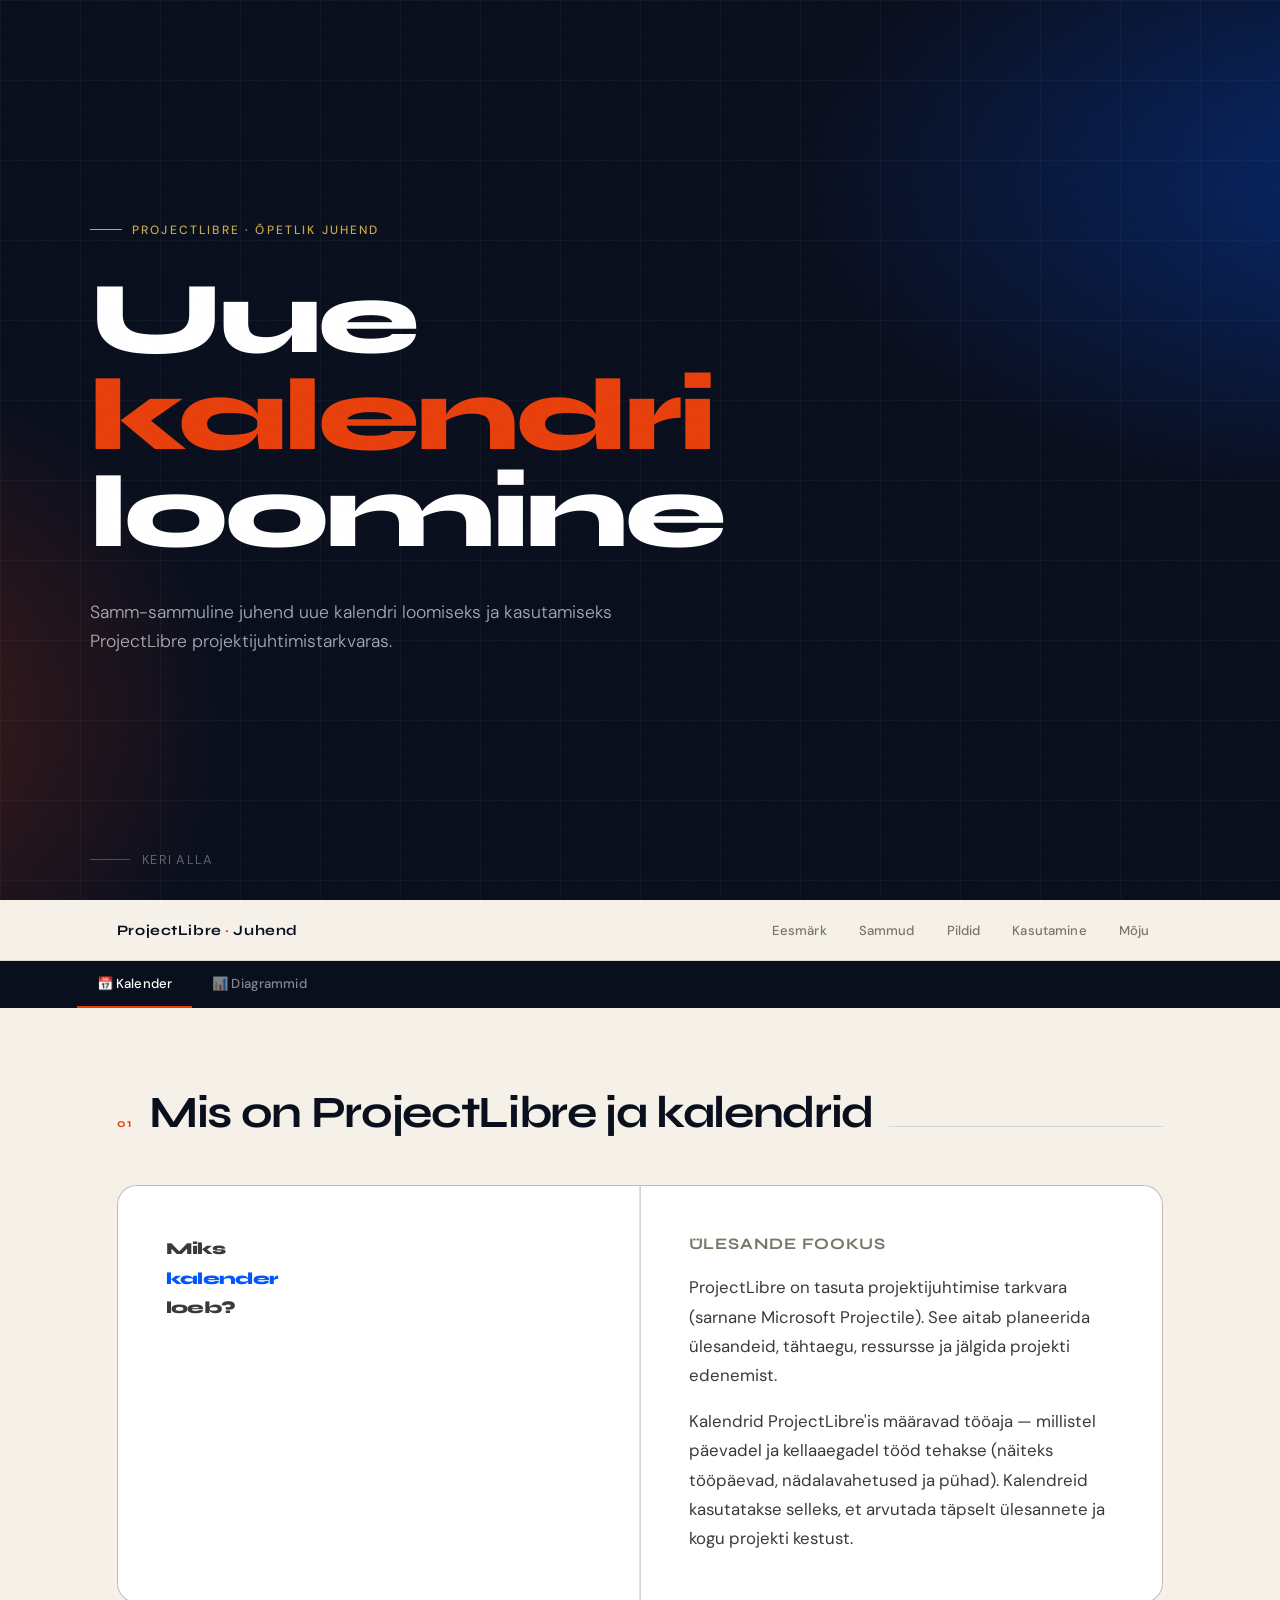
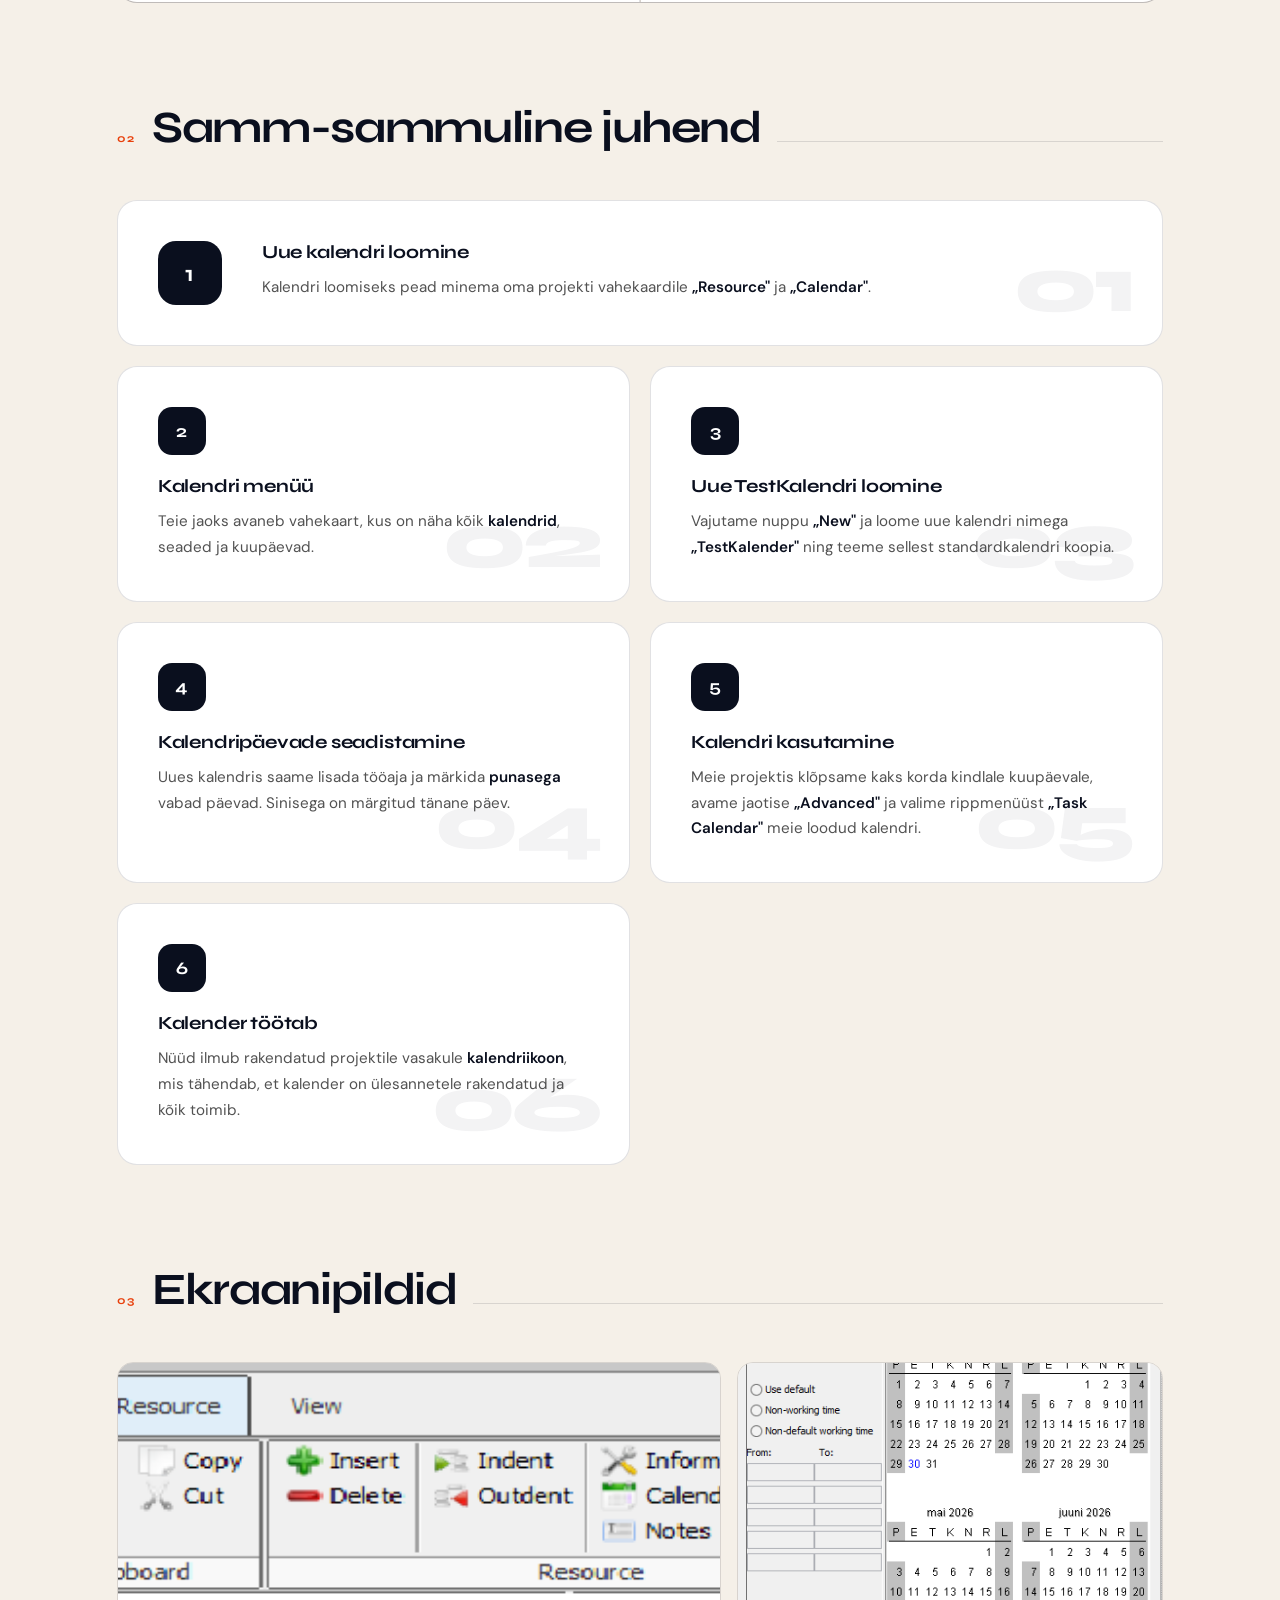
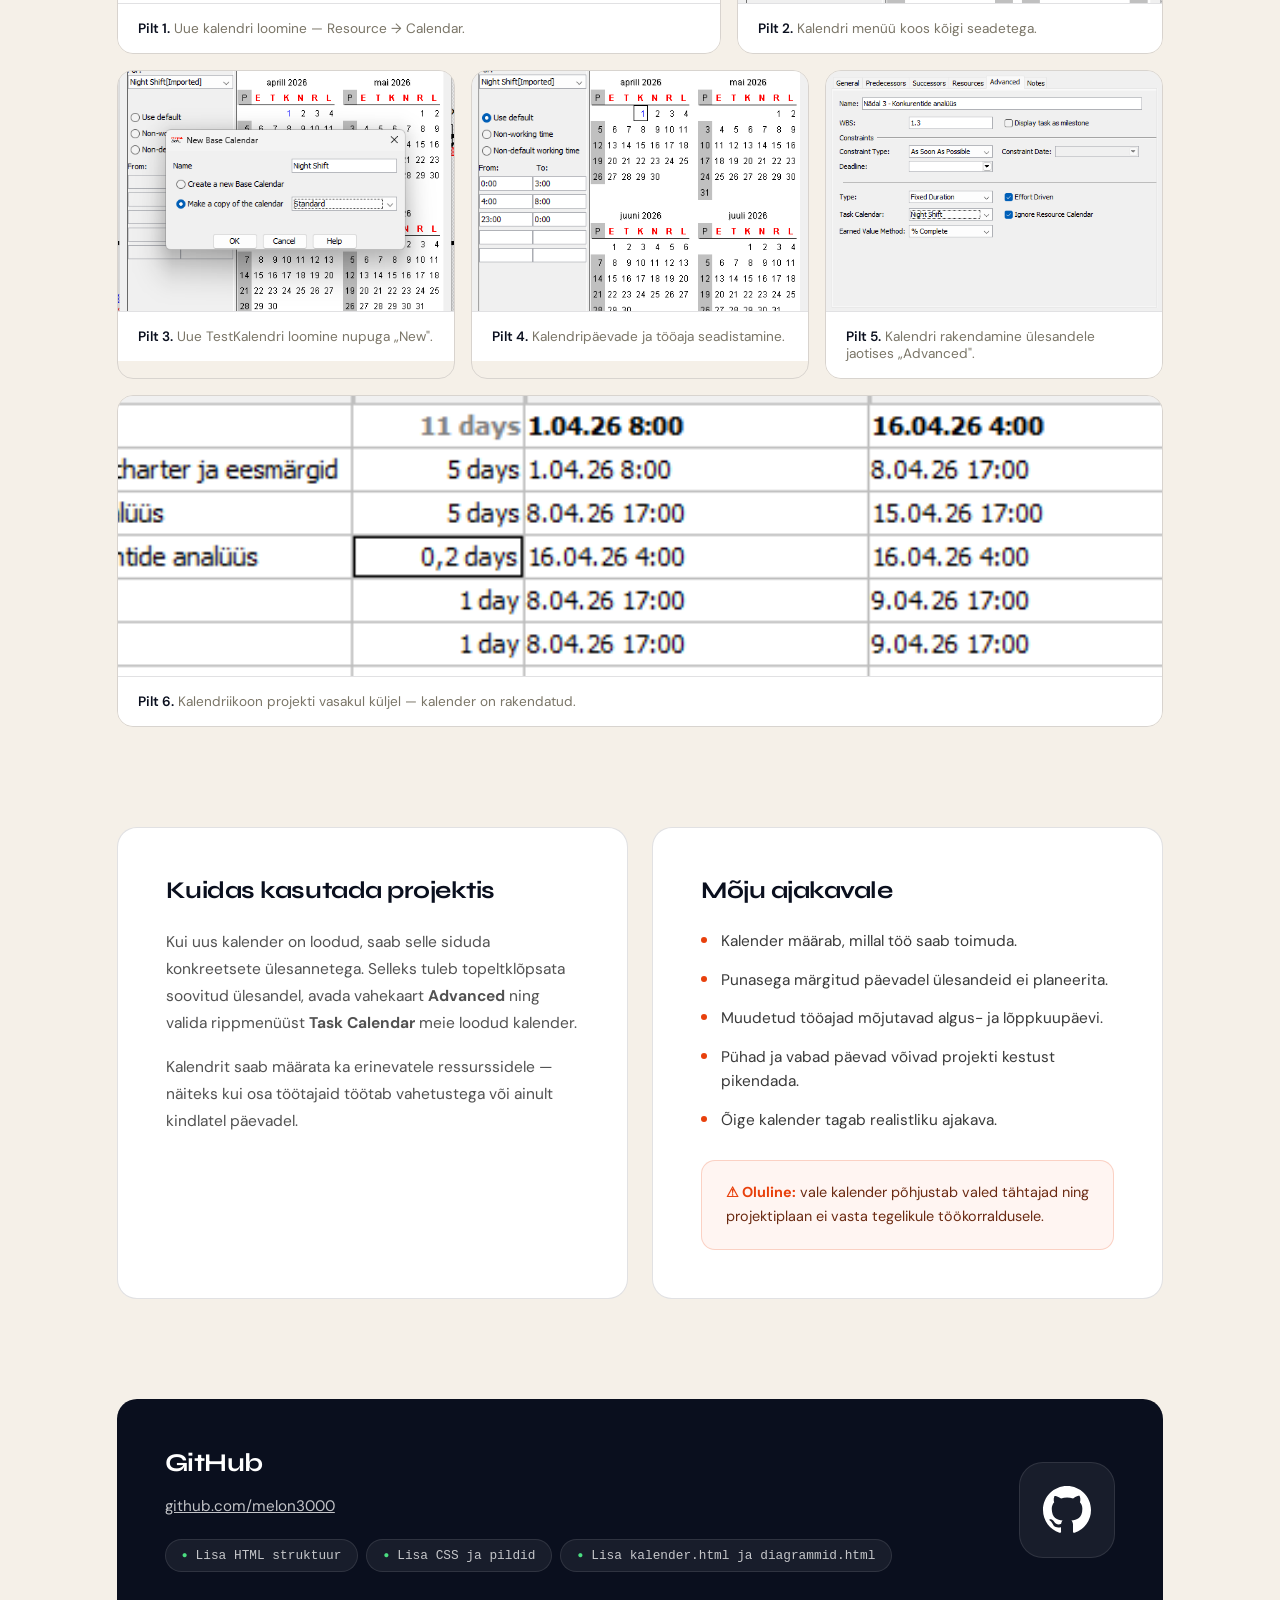
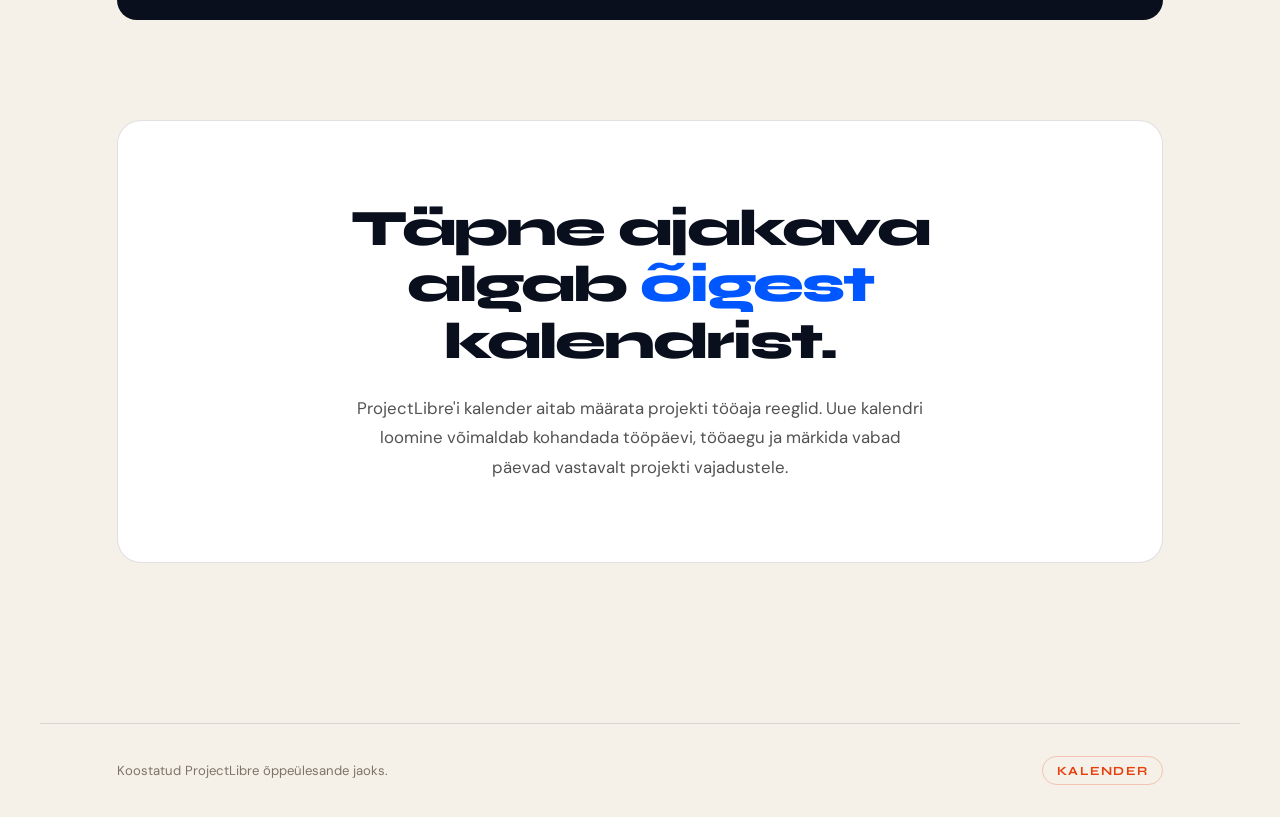
<file: index.html>
<!DOCTYPE html>
<html lang="et">
<head>
  <meta charset="UTF-8">
  <meta name="viewport" content="width=device-width, initial-scale=1.0">
  <title>ProjectLibre — Kalendri Juhend</title>
  <link href="https://fonts.googleapis.com/css2?family=Syne:wght@400;600;700;800&family=DM+Sans:ital,wght@0,300;0,400;0,500;1,300&display=swap" rel="stylesheet">
  <style>
    :root {
      --ink: #0a0f1e;
      --paper: #f5f0e8;
      --accent: #e8400c;
      --accent2: #0057ff;
      --gold: #c9a84c;
      --muted: #7a7567;
      --card-bg: #ffffff;
      --border: rgba(10,15,30,0.12);
    }
    *, *::before, *::after { margin: 0; padding: 0; box-sizing: border-box; }
    html { scroll-behavior: smooth; }
    body { font-family: 'DM Sans', sans-serif; background-color: var(--paper); color: var(--ink); overflow-x: hidden; }
    body::before {
      content: '';
      position: fixed; inset: 0;
      background-image: url("data:image/svg+xml,%3Csvg viewBox='0 0 200 200' xmlns='http://www.w3.org/2000/svg'%3E%3Cfilter id='n'%3E%3CfeTurbulence type='fractalNoise' baseFrequency='0.85' numOctaves='4' stitchTiles='stitch'/%3E%3C/filter%3E%3Crect width='100%25' height='100%25' filter='url(%23n)' opacity='0.04'/%3E%3C/svg%3E");
      pointer-events: none; z-index: 9999; opacity: .35;
    }

    /* HERO */
    .hero { min-height: 100vh; display: grid; grid-template-rows: 1fr auto; position: relative; overflow: hidden; padding: 0 clamp(24px, 6vw, 100px); }
    .hero-bg { position: absolute; inset: 0; background: var(--ink); z-index: 0; }
    .hero-bg::after {
      content: ''; position: absolute; inset: 0;
      background: radial-gradient(ellipse 80% 60% at 110% 20%, rgba(0,87,255,0.35) 0%, transparent 60%),
                  radial-gradient(ellipse 50% 70% at -10% 80%, rgba(232,64,12,0.25) 0%, transparent 55%);
    }
    .hero-grid-lines {
      position: absolute; inset: 0;
      background-image: linear-gradient(rgba(255,255,255,0.03) 1px, transparent 1px), linear-gradient(90deg, rgba(255,255,255,0.03) 1px, transparent 1px);
      background-size: 80px 80px;
      animation: gridShift 20s linear infinite;
    }
    @keyframes gridShift { from { transform: translateY(0); } to { transform: translateY(80px); } }
    .hero-content { position: relative; z-index: 1; display: flex; flex-direction: column; justify-content: center; padding: 120px 0 60px; max-width: 1100px; margin: 0 auto; width: 100%; }
    .hero-eyebrow { display: inline-flex; align-items: center; gap: 10px; font-size: 0.75rem; font-weight: 500; letter-spacing: 0.18em; text-transform: uppercase; color: var(--gold); margin-bottom: 32px; opacity: 0; animation: fadeUp 0.8s 0.2s ease forwards; }
    .hero-eyebrow::before { content: ''; display: block; width: 32px; height: 1px; background: var(--gold); }
    .hero h1 { font-family: 'Syne', sans-serif; font-size: clamp(3rem, 8vw, 7rem); font-weight: 800; line-height: 0.95; color: #fff; letter-spacing: -0.03em; margin-bottom: 36px; opacity: 0; animation: fadeUp 0.9s 0.35s ease forwards; }
    .hero h1 em { font-style: normal; color: var(--accent); }
    .hero-sub { max-width: 560px; font-size: 1.1rem; font-weight: 300; color: rgba(255,255,255,0.65); line-height: 1.7; opacity: 0; animation: fadeUp 0.9s 0.5s ease forwards; }
    .hero-scroll { position: relative; z-index: 1; max-width: 1100px; margin: 0 auto; width: 100%; padding: 32px 0; display: flex; align-items: center; gap: 12px; color: rgba(255,255,255,0.35); font-size: 0.8rem; letter-spacing: 0.1em; text-transform: uppercase; opacity: 0; animation: fadeUp 0.9s 0.9s ease forwards; }
    .scroll-line { width: 40px; height: 1px; background: rgba(255,255,255,0.25); position: relative; overflow: hidden; }
    .scroll-line::after { content: ''; position: absolute; left: -100%; top: 0; width: 100%; height: 100%; background: rgba(255,255,255,0.6); animation: scrollPulse 2s 1.5s ease infinite; }
    @keyframes scrollPulse { 0% { left: -100%; } 100% { left: 100%; } }
    @keyframes fadeUp { from { opacity: 0; transform: translateY(24px); } to { opacity: 1; transform: translateY(0); } }

    /* NAV */
    .nav { position: sticky; top: 0; z-index: 800; background: rgba(245,240,232,0.92); backdrop-filter: blur(20px); border-bottom: 1px solid var(--border); }
    .nav-inner { max-width: 1200px; margin: 0 auto; padding: 0 clamp(24px, 6vw, 100px); display: flex; align-items: center; justify-content: space-between; height: 60px; }
    .nav-brand { font-family: 'Syne', sans-serif; font-weight: 700; font-size: 0.9rem; letter-spacing: 0.04em; color: var(--ink); text-decoration: none; }
    .nav-brand span { color: var(--accent); }
    .nav-links { display: flex; gap: 4px; }
    .nav-links a { text-decoration: none; color: var(--muted); font-size: 0.82rem; font-weight: 500; padding: 6px 14px; border-radius: 100px; transition: all 0.2s ease; letter-spacing: 0.01em; }
    .nav-links a:hover, .nav-links a.active { color: var(--ink); background: rgba(10,15,30,0.06); }
    .nav-links a.active { color: var(--accent); font-weight: 600; }

    /* PAGE TABS */
    .page-tabs { background: var(--ink); padding: 0 clamp(24px, 6vw, 100px); }
    .page-tabs-inner { max-width: 1200px; margin: 0 auto; display: flex; gap: 0; }
    .page-tab { text-decoration: none; color: rgba(255,255,255,0.5); font-size: 0.82rem; font-weight: 500; padding: 14px 20px; border-bottom: 2px solid transparent; transition: all 0.2s ease; letter-spacing: 0.01em; white-space: nowrap; }
    .page-tab:hover { color: rgba(255,255,255,0.85); }
    .page-tab.active { color: #fff; border-bottom-color: var(--accent); }

    /* MAIN */
    .main-wrap { max-width: 1200px; margin: 0 auto; padding: 80px clamp(24px, 6vw, 100px); }
    .sec-header { display: flex; align-items: baseline; gap: 16px; margin-bottom: 48px; }
    .sec-num { font-family: 'Syne', sans-serif; font-size: 0.72rem; font-weight: 700; letter-spacing: 0.14em; color: var(--accent); text-transform: uppercase; }
    .sec-title { font-family: 'Syne', sans-serif; font-size: clamp(1.8rem, 3.5vw, 2.8rem); font-weight: 700; color: var(--ink); letter-spacing: -0.03em; line-height: 1.1; }
    .sec-line { flex: 1; height: 1px; background: var(--border); }

    /* PURPOSE */
    .purpose-block { display: grid; grid-template-columns: 1fr 1fr; gap: 1px; background: var(--border); border: 1px solid var(--border); border-radius: 20px; overflow: hidden; margin-bottom: 100px; }
    .purpose-cell { background: var(--card-bg); padding: 48px; }
    .purpose-cell:first-child { border-right: 1px solid var(--border); }
    .purpose-cell h3 { font-family: 'Syne', sans-serif; font-size: 1rem; font-weight: 700; letter-spacing: 0.06em; text-transform: uppercase; color: var(--muted); margin-bottom: 20px; }
    .purpose-cell p { font-size: 1.05rem; line-height: 1.75; color: #3a3a3a; }
    .purpose-big { font-family: 'Syne', sans-serif; font-size: clamp(2.4rem, 5vw, 4.2rem); font-weight: 800; color: var(--ink); line-height: 1.05; letter-spacing: -0.04em; }
    .purpose-big em { font-style: normal; color: var(--accent2); }

    /* STEPS */
    .steps-section { margin-bottom: 100px; }
    .steps-grid { display: grid; grid-template-columns: 1fr 1fr; gap: 20px; }
    .step-card { background: var(--card-bg); border: 1px solid var(--border); border-radius: 20px; padding: 40px; position: relative; overflow: hidden; transition: transform 0.3s ease, box-shadow 0.3s ease; }
    .step-card:hover { transform: translateY(-4px); box-shadow: 0 20px 60px rgba(10,15,30,0.1); }
    .step-card:first-child { grid-column: 1 / -1; display: grid; grid-template-columns: auto 1fr; gap: 40px; align-items: start; }
    .step-card::before { content: ''; position: absolute; top: 0; left: 0; right: 0; height: 3px; background: linear-gradient(90deg, var(--accent2), var(--accent)); opacity: 0; transition: opacity 0.3s ease; }
    .step-card:hover::before { opacity: 1; }
    .step-num-big { font-family: 'Syne', sans-serif; font-size: 5rem; font-weight: 800; color: rgba(10,15,30,0.05); line-height: 1; position: absolute; bottom: 20px; right: 30px; letter-spacing: -0.05em; pointer-events: none; }
    .step-badge { display: inline-flex; align-items: center; justify-content: center; width: 48px; height: 48px; border-radius: 14px; background: var(--ink); color: white; font-family: 'Syne', sans-serif; font-weight: 700; font-size: 1.1rem; margin-bottom: 20px; flex-shrink: 0; }
    .step-card:first-child .step-badge { width: 64px; height: 64px; font-size: 1.4rem; border-radius: 18px; margin-bottom: 0; }
    .step-card h3 { font-family: 'Syne', sans-serif; font-size: 1.15rem; font-weight: 700; color: var(--ink); margin-bottom: 12px; letter-spacing: -0.01em; }
    .step-card p { font-size: 0.95rem; line-height: 1.7; color: #525252; }
    .step-card strong { color: var(--ink); font-weight: 600; }

    /* GALLERY */
    .gallery-section { margin-bottom: 100px; }
    .gallery-grid { display: grid; grid-template-columns: repeat(12, 1fr); gap: 16px; }
    .gallery-item { border-radius: 16px; overflow: hidden; border: 1px solid var(--border); }
    .gallery-item:nth-child(1) { grid-column: span 7; }
    .gallery-item:nth-child(2) { grid-column: span 5; }
    .gallery-item:nth-child(3) { grid-column: span 4; }
    .gallery-item:nth-child(4) { grid-column: span 4; }
    .gallery-item:nth-child(5) { grid-column: span 4; }
    .gallery-item:nth-child(6) { grid-column: span 12; }
    .gallery-img { width: 100%; height: 240px; object-fit: cover; display: block; cursor: zoom-in; background: linear-gradient(135deg, #e8f0ff 0%, #dbe9ff 100%); }
    .gallery-item:nth-child(6) .gallery-img { height: 280px; }
    .gallery-caption { padding: 16px 20px; font-size: 0.85rem; color: var(--muted); border-top: 1px solid var(--border); background: var(--card-bg); }
    .gallery-caption strong { color: var(--ink); font-weight: 600; }

    /* TWO COL */
    .two-col-section { display: grid; grid-template-columns: 1fr 1fr; gap: 24px; margin-bottom: 100px; }
    .info-card { background: var(--card-bg); border: 1px solid var(--border); border-radius: 20px; padding: 48px; }
    .info-card h2 { font-family: 'Syne', sans-serif; font-size: 1.5rem; font-weight: 700; color: var(--ink); letter-spacing: -0.02em; margin-bottom: 24px; }
    .info-card p { font-size: 0.97rem; line-height: 1.75; color: #525252; margin-bottom: 16px; }
    .impact-list { list-style: none; display: flex; flex-direction: column; gap: 14px; }
    .impact-list li { display: flex; gap: 14px; align-items: flex-start; font-size: 0.96rem; color: #3a3a3a; line-height: 1.6; }
    .impact-list li::before { content: ''; flex-shrink: 0; width: 6px; height: 6px; border-radius: 50%; background: var(--accent); margin-top: 8px; }
    .alert-box { margin-top: 28px; padding: 20px 24px; background: #fff5f2; border: 1px solid rgba(232,64,12,0.2); border-radius: 14px; font-size: 0.9rem; line-height: 1.65; color: #6b2a12; }
    .alert-box strong { color: var(--accent); }

    /* GITHUB */
    .github-strip { background: var(--ink); border-radius: 20px; padding: 48px; display: grid; grid-template-columns: 1fr auto; align-items: center; gap: 40px; margin-bottom: 100px; }
    .github-strip h2 { font-family: 'Syne', sans-serif; font-size: 1.6rem; font-weight: 700; color: #fff; letter-spacing: -0.02em; margin-bottom: 16px; }
    .github-strip p { color: rgba(255,255,255,0.55); font-size: 0.95rem; line-height: 1.65; max-width: 560px; }
    .github-strip a { color: rgba(255,255,255,0.75); }
    .commit-tags { display: flex; flex-wrap: wrap; gap: 8px; margin-top: 20px; }
    .commit-tag { display: inline-flex; align-items: center; gap: 8px; padding: 8px 16px; background: rgba(255,255,255,0.06); border: 1px solid rgba(255,255,255,0.1); border-radius: 100px; font-family: 'DM Mono', 'Courier New', monospace; font-size: 0.8rem; color: rgba(255,255,255,0.75); }
    .commit-tag::before { content: '●'; color: #4ade80; font-size: 0.6rem; }
    .github-icon-wrap { width: 96px; height: 96px; border-radius: 24px; background: rgba(255,255,255,0.06); border: 1px solid rgba(255,255,255,0.1); display: flex; align-items: center; justify-content: center; flex-shrink: 0; }

    /* SUMMARY */
    .summary-block { text-align: center; padding: 80px 40px; background: var(--card-bg); border: 1px solid var(--border); border-radius: 24px; margin-bottom: 80px; }
    .summary-block h2 { font-family: 'Syne', sans-serif; font-size: clamp(2rem, 4vw, 3.2rem); font-weight: 800; color: var(--ink); letter-spacing: -0.04em; line-height: 1.1; max-width: 700px; margin: 0 auto 24px; }
    .summary-block h2 em { font-style: normal; color: var(--accent2); }
    .summary-block p { max-width: 580px; margin: 0 auto; font-size: 1.05rem; line-height: 1.75; color: #525252; }

    /* FOOTER */
    footer { border-top: 1px solid var(--border); padding: 32px clamp(24px, 6vw, 100px); display: flex; align-items: center; justify-content: space-between; max-width: 1200px; margin: 0 auto; }
    footer p { font-size: 0.82rem; color: var(--muted); }
    .footer-badge { font-family: 'Syne', sans-serif; font-size: 0.78rem; font-weight: 700; letter-spacing: 0.1em; text-transform: uppercase; color: var(--accent); padding: 6px 14px; border: 1px solid rgba(232,64,12,0.25); border-radius: 100px; }

    /* MODAL */
    .modal { display: none; position: fixed; z-index: 99999; inset: 0; background: rgba(0,0,0,0.85); justify-content: center; align-items: center; }
    .modal-content { max-width: 90%; max-height: 90%; border-radius: 12px; animation: zoomIn 0.3s ease; }
    .modal-close { position: absolute; top: 30px; right: 40px; font-size: 40px; color: white; cursor: pointer; }
    @keyframes zoomIn { from { transform: scale(0.85); opacity: 0; } to { transform: scale(1); opacity: 1; } }

    @media (max-width: 900px) {
      .purpose-block { grid-template-columns: 1fr; }
      .purpose-cell:first-child { border-right: none; border-bottom: 1px solid var(--border); }
      .steps-grid { grid-template-columns: 1fr; }
      .step-card:first-child { grid-template-columns: 1fr; }
      .two-col-section { grid-template-columns: 1fr; }
      .gallery-grid { grid-template-columns: 1fr 1fr; }
      .gallery-item { grid-column: span 1 !important; }
      .github-strip { grid-template-columns: 1fr; }
      .github-icon-wrap { display: none; }
      .nav-links { display: none; }
      footer { flex-direction: column; gap: 12px; text-align: center; }
    }
    @media (max-width: 520px) {
      .gallery-grid { grid-template-columns: 1fr; }
      .purpose-cell { padding: 30px 24px; }
      .step-card { padding: 28px 24px; }
      .info-card { padding: 30px 24px; }
      .page-tabs-inner { overflow-x: auto; }
    }
  </style>
</head>
<body>

<!-- HERO -->
<section class="hero">
  <div class="hero-bg"><div class="hero-grid-lines"></div></div>
  <div class="hero-content">
    <p class="hero-eyebrow">ProjectLibre · Õpetlik juhend</p>
    <h1>Uue<br><em>kalendri</em><br>loomine</h1>
    <p class="hero-sub">Samm-sammuline juhend uue kalendri loomiseks ja kasutamiseks ProjectLibre projektijuhtimistarkvaras.</p>
  </div>
  <div class="hero-scroll"><div class="scroll-line"></div>Keri alla</div>
</section>

<!-- NAV -->
<nav class="nav">
  <div class="nav-inner">
    <a href="index.html" class="nav-brand">ProjectLibre <span>·</span> Juhend</a>
    <div class="nav-links">
      <a href="#eesmark">Eesmärk</a>
      <a href="#sammud">Sammud</a>
      <a href="#pildid">Pildid</a>
      <a href="#kasutamine">Kasutamine</a>
      <a href="#moju">Mõju</a>
    </div>
  </div>
</nav>

<!-- PAGE TABS -->
<div class="page-tabs">
  <div class="page-tabs-inner">
    <a href="index.html" class="page-tab active">📅 Kalender</a>
    <a href="diagrammid.html" class="page-tab">📊 Diagrammid</a>
  </div>
</div>

<!-- MAIN -->
<main class="main-wrap">

  <!-- PURPOSE -->
  <section id="eesmark" style="margin-bottom:100px;">
    <div class="sec-header">
      <span class="sec-num">01</span>
      <h2 class="sec-title">Mis on ProjectLibre ja kalendrid</h2>
      <div class="sec-line"></div>
    </div>
    <div class="purpose-block">
      <div class="purpose-cell">
        <p class="purpose-big">Miks<br><em>kalender</em><br>loeb?</p>
      </div>
      <div class="purpose-cell">
        <h3>Ülesande fookus</h3>
        <p>ProjectLibre on tasuta projektijuhtimise tarkvara (sarnane Microsoft Projectile). See aitab planeerida ülesandeid, tähtaegu, ressursse ja jälgida projekti edenemist.</p>
        <p style="margin-top:16px;">Kalendrid ProjectLibre'is määravad tööaja — millistel päevadel ja kellaaegadel tööd tehakse (näiteks tööpäevad, nädalavahetused ja pühad). Kalendreid kasutatakse selleks, et arvutada täpselt ülesannete ja kogu projekti kestust.</p>
      </div>
    </div>
  </section>

  <!-- STEPS -->
  <section id="sammud" class="steps-section">
    <div class="sec-header">
      <span class="sec-num">02</span>
      <h2 class="sec-title">Samm-sammuline juhend</h2>
      <div class="sec-line"></div>
    </div>
    <div class="steps-grid">
      <div class="step-card">
        <div class="step-badge">1</div>
        <div>
          <h3>Uue kalendri loomine</h3>
          <p>Kalendri loomiseks pead minema oma projekti vahekaardile <strong>„Resource"</strong> ja <strong>„Calendar"</strong>.</p>
        </div>
        <div class="step-num-big">01</div>
      </div>
      <div class="step-card">
        <div class="step-badge">2</div>
        <h3>Kalendri menüü</h3>
        <p>Teie jaoks avaneb vahekaart, kus on näha kõik <strong>kalendrid</strong>, seaded ja kuupäevad.</p>
        <div class="step-num-big">02</div>
      </div>
      <div class="step-card">
        <div class="step-badge">3</div>
        <h3>Uue TestKalendri loomine</h3>
        <p>Vajutame nuppu <strong>„New"</strong> ja loome uue kalendri nimega <strong>„TestKalender"</strong> ning teeme sellest standardkalendri koopia.</p>
        <div class="step-num-big">03</div>
      </div>
      <div class="step-card">
        <div class="step-badge">4</div>
        <h3>Kalendripäevade seadistamine</h3>
        <p>Uues kalendris saame lisada tööaja ja märkida <strong>punasega</strong> vabad päevad. Sinisega on märgitud tänane päev.</p>
        <div class="step-num-big">04</div>
      </div>
      <div class="step-card">
        <div class="step-badge">5</div>
        <h3>Kalendri kasutamine</h3>
        <p>Meie projektis klõpsame kaks korda kindlale kuupäevale, avame jaotise <strong>„Advanced"</strong> ja valime rippmenüüst <strong>„Task Calendar"</strong> meie loodud kalendri.</p>
        <div class="step-num-big">05</div>
      </div>
      <div class="step-card">
        <div class="step-badge">6</div>
        <h3>Kalender töötab</h3>
        <p>Nüüd ilmub rakendatud projektile vasakule <strong>kalendriikoon</strong>, mis tähendab, et kalender on ülesannetele rakendatud ja kõik toimib.</p>
        <div class="step-num-big">06</div>
      </div>
    </div>
  </section>

  <!-- GALLERY -->
  <section id="pildid" class="gallery-section">
    <div class="sec-header">
      <span class="sec-num">03</span>
      <h2 class="sec-title">Ekraanipildid</h2>
      <div class="sec-line"></div>
    </div>
    <div class="gallery-grid">
      <figure class="gallery-item">
        <img src="Libre/images/calender/step1.png" alt="Kalendri avamine" class="gallery-img" onclick="openModal(this)">
        <figcaption class="gallery-caption"><strong>Pilt 1.</strong> Uue kalendri loomine — Resource → Calendar.</figcaption>
      </figure>
      <figure class="gallery-item">
        <img src="Libre/images/calender/step2.png" alt="Kalendri menüü" class="gallery-img" onclick="openModal(this)">
        <figcaption class="gallery-caption"><strong>Pilt 2.</strong> Kalendri menüü koos kõigi seadetega.</figcaption>
      </figure>
      <figure class="gallery-item">
        <img src="Libre/images/calender/step3.png" alt="TestKalendri loomine" class="gallery-img" onclick="openModal(this)">
        <figcaption class="gallery-caption"><strong>Pilt 3.</strong> Uue TestKalendri loomine nupuga „New".</figcaption>
      </figure>
      <figure class="gallery-item">
        <img src="Libre/images/calender/step4.png" alt="Päevade seadistamine" class="gallery-img" onclick="openModal(this)">
        <figcaption class="gallery-caption"><strong>Pilt 4.</strong> Kalendripäevade ja tööaja seadistamine.</figcaption>
      </figure>
      <figure class="gallery-item">
        <img src="Libre/images/calender/step5.png" alt="Kalendri kasutamine" class="gallery-img" onclick="openModal(this)">
        <figcaption class="gallery-caption"><strong>Pilt 5.</strong> Kalendri rakendamine ülesandele jaotises „Advanced".</figcaption>
      </figure>
      <figure class="gallery-item">
        <img src="Libre/images/calender/step6.png" alt="Kalender töötab" class="gallery-img" onclick="openModal(this)">
        <figcaption class="gallery-caption"><strong>Pilt 6.</strong> Kalendriikoon projekti vasakul küljel — kalender on rakendatud.</figcaption>
      </figure>
    </div>
  </section>

  <!-- HOW-TO + IMPACT -->
  <div class="two-col-section">
    <div class="info-card" id="kasutamine">
      <h2>Kuidas kasutada projektis</h2>
      <p>Kui uus kalender on loodud, saab selle siduda konkreetsete ülesannetega. Selleks tuleb topeltklõpsata soovitud ülesandel, avada vahekaart <strong>Advanced</strong> ning valida rippmenüüst <strong>Task Calendar</strong> meie loodud kalender.</p>
      <p>Kalendrit saab määrata ka erinevatele ressurssidele — näiteks kui osa töötajaid töötab vahetustega või ainult kindlatel päevadel.</p>
    </div>
    <div class="info-card" id="moju">
      <h2>Mõju ajakavale</h2>
      <ul class="impact-list">
        <li>Kalender määrab, millal töö saab toimuda.</li>
        <li>Punasega märgitud päevadel ülesandeid ei planeerita.</li>
        <li>Muudetud tööajad mõjutavad algus- ja lõppkuupäevi.</li>
        <li>Pühad ja vabad päevad võivad projekti kestust pikendada.</li>
        <li>Õige kalender tagab realistliku ajakava.</li>
      </ul>
      <div class="alert-box">
        <strong>⚠ Oluline:</strong> vale kalender põhjustab valed tähtajad ning projektiplaan ei vasta tegelikule töökorraldusele.
      </div>
    </div>
  </div>

  <!-- GITHUB -->
  <div class="github-strip">
    <div>
      <h2>GitHub</h2>
      <p><a href="https://github.com/melon3000" target="_blank">github.com/melon3000</a></p>
      <div class="commit-tags">
        <span class="commit-tag">Lisa HTML struktuur</span>
        <span class="commit-tag">Lisa CSS ja pildid</span>
        <span class="commit-tag">Lisa kalender.html ja diagrammid.html</span>
      </div>
    </div>
    <div class="github-icon-wrap">
      <svg width="48" height="48" viewBox="0 0 24 24" fill="white"><path d="M12 0C5.37 0 0 5.37 0 12c0 5.31 3.435 9.795 8.205 11.385.6.105.825-.255.825-.57 0-.285-.015-1.23-.015-2.235-3.015.555-3.795-.735-4.035-1.41-.135-.345-.72-1.41-1.23-1.695-.42-.225-1.02-.78-.015-.795.945-.015 1.62.87 1.845 1.23 1.08 1.815 2.805 1.305 3.495.99.105-.78.42-1.305.765-1.605-2.67-.3-5.46-1.335-5.46-5.925 0-1.305.465-2.385 1.23-3.225-.12-.3-.54-1.53.12-3.18 0 0 1.005-.315 3.3 1.23.96-.27 1.98-.405 3-.405s2.04.135 3 .405c2.295-1.56 3.3-1.23 3.3-1.23.66 1.65.24 2.88.12 3.18.765.84 1.23 1.905 1.23 3.225 0 4.605-2.805 5.625-5.475 5.925.435.375.81 1.095.81 2.22 0 1.605-.015 2.895-.015 3.3 0 .315.225.69.825.57A12.02 12.02 0 0024 12c0-6.63-5.37-12-12-12z"/></svg>
    </div>
  </div>

  <!-- SUMMARY -->
  <section id="kokkuvote" class="summary-block">
    <h2>Täpne ajakava algab <em>õigest</em> kalendrist.</h2>
    <p>ProjectLibre'i kalender aitab määrata projekti tööaja reeglid. Uue kalendri loomine võimaldab kohandada tööpäevi, tööaegu ja märkida vabad päevad vastavalt projekti vajadustele.</p>
  </section>

</main>

<footer>
  <p>Koostatud ProjectLibre õppeülesande jaoks.</p>
  <span class="footer-badge">Kalender</span>
</footer>

<div id="imgModal" class="modal">
  <span class="modal-close" onclick="closeModal()">&times;</span>
  <img class="modal-content" id="modalImg">
</div>

<script>
function openModal(img) {
  document.getElementById("imgModal").style.display = "flex";
  document.getElementById("modalImg").src = img.src;
}
function closeModal() {
  document.getElementById("imgModal").style.display = "none";
}
document.getElementById("imgModal").addEventListener("click", function(e) { if (e.target === this) closeModal(); });
document.addEventListener("keydown", function(e) { if (e.key === "Escape") closeModal(); });
</script>
</body>
</html>
</file>
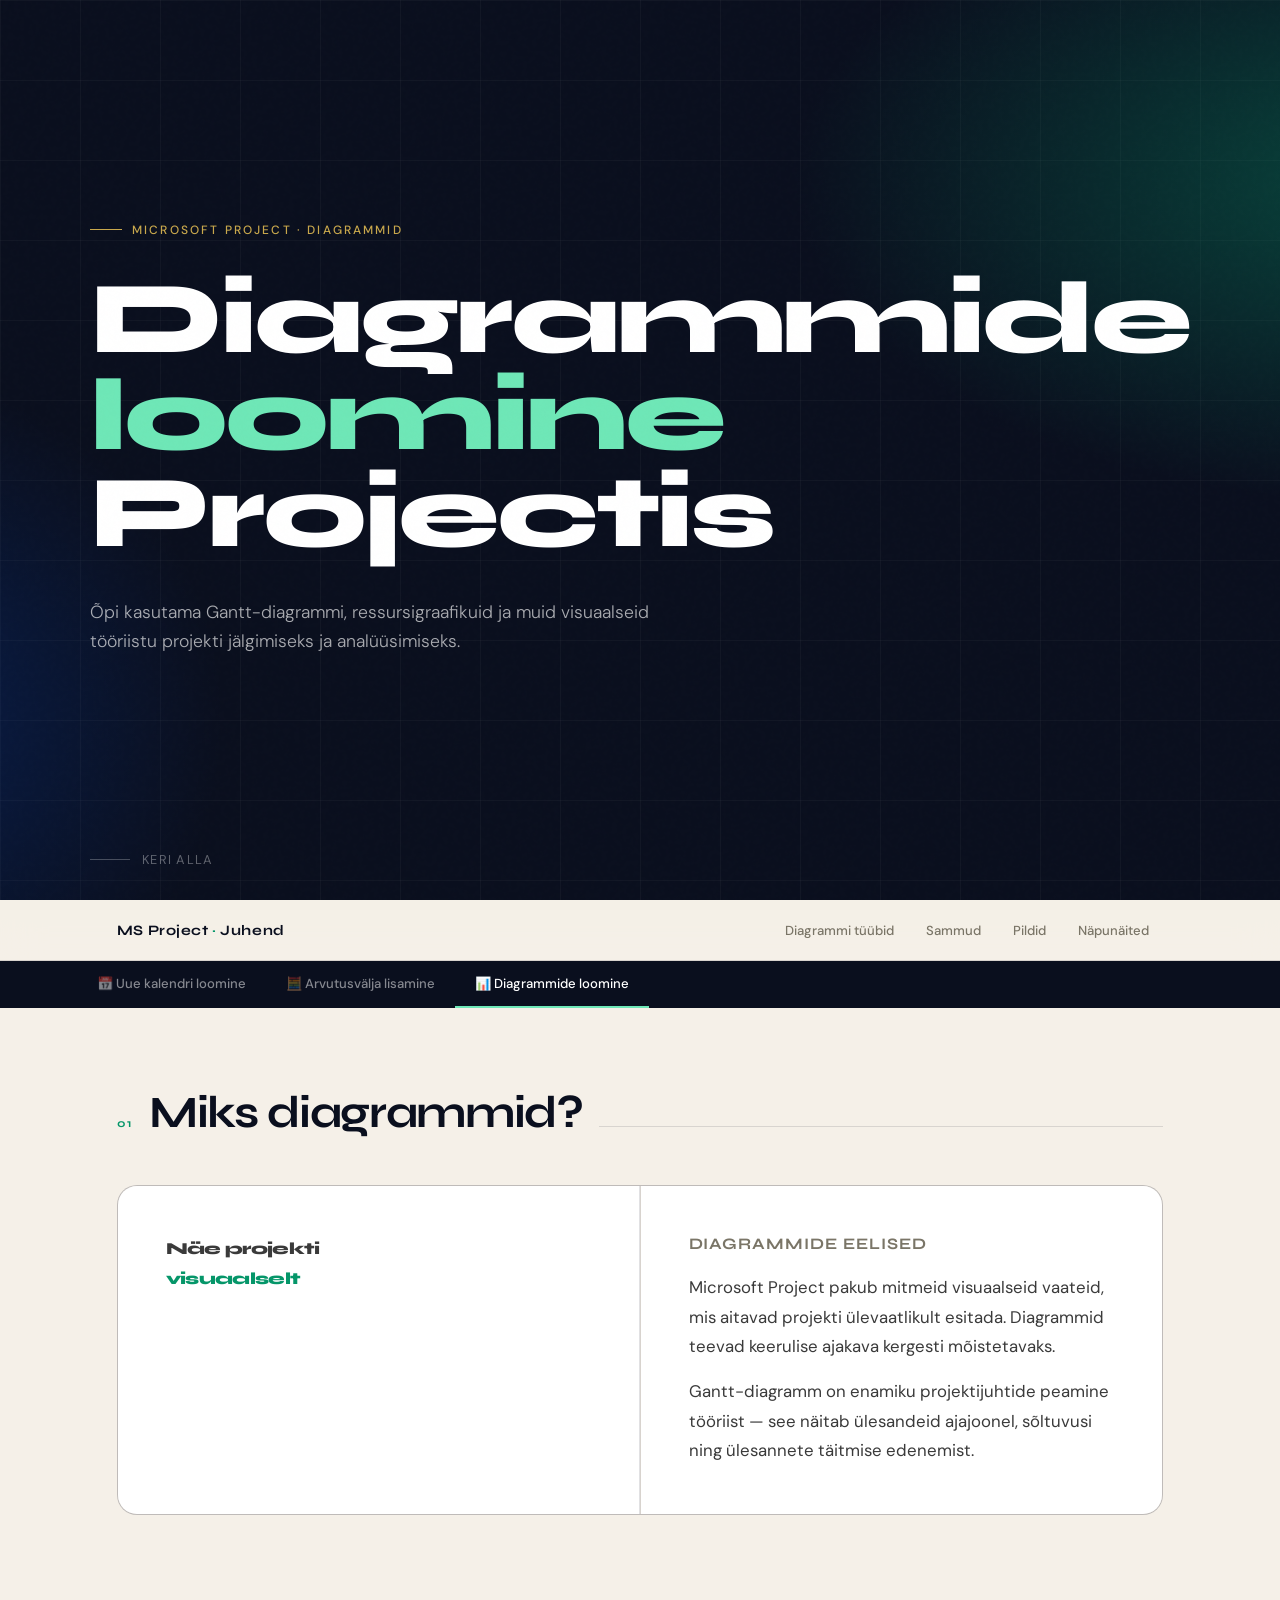
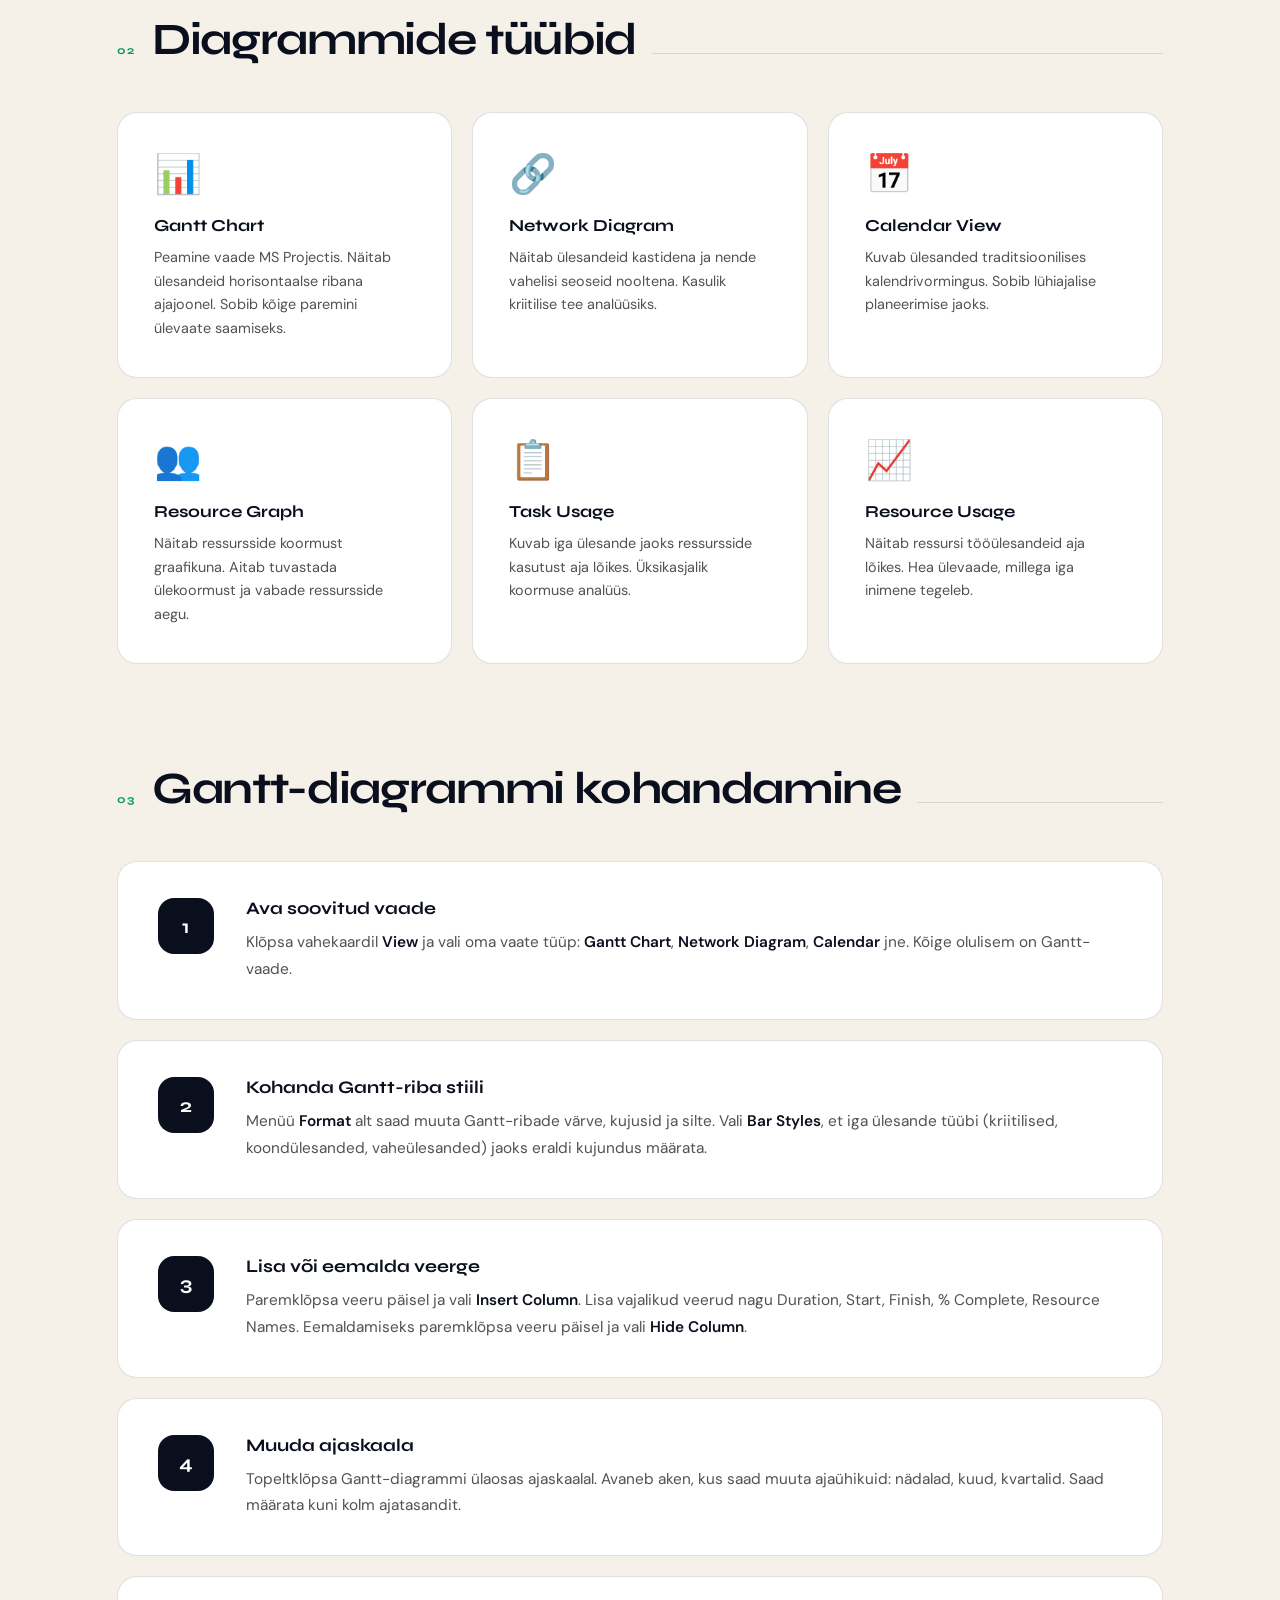
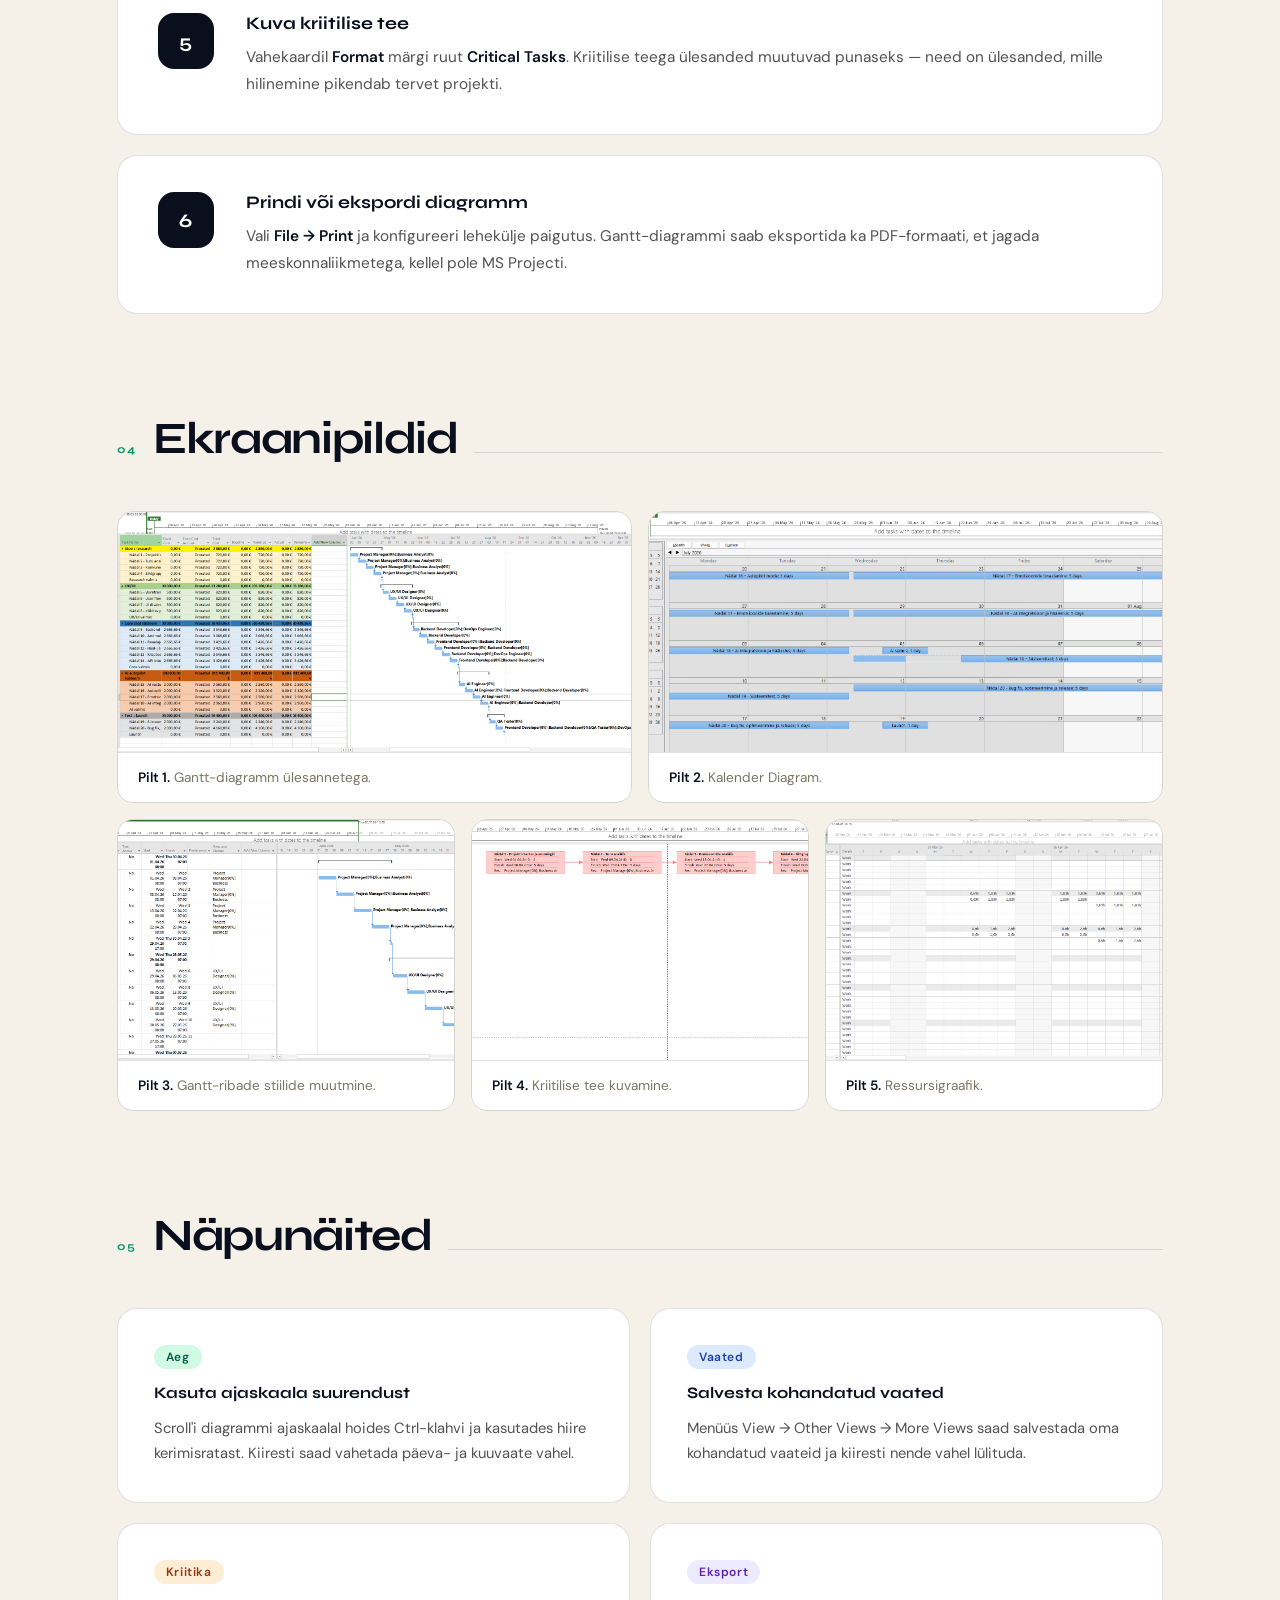
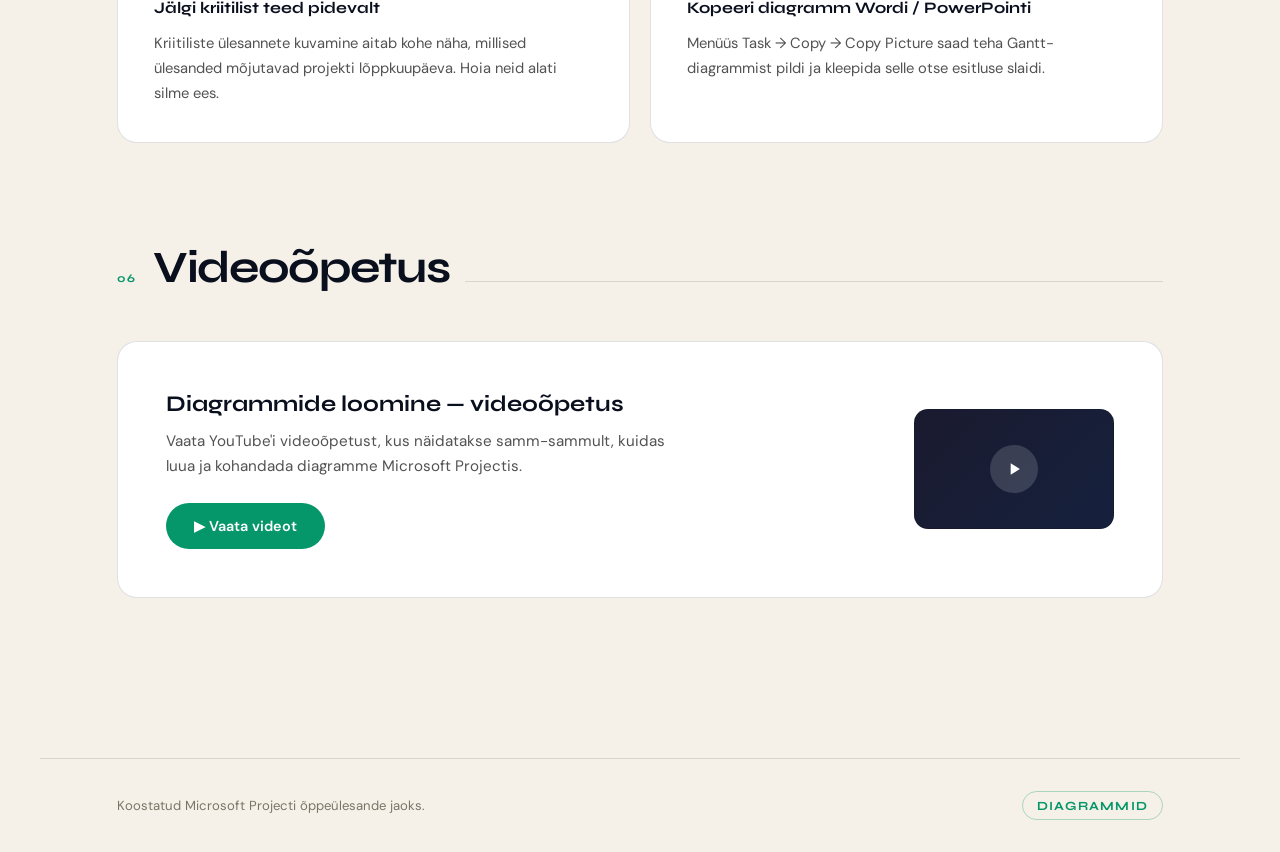
<file: diagramm.html>
<!DOCTYPE html>
<html lang="et">
<head>
  <meta charset="UTF-8">
  <meta name="viewport" content="width=device-width, initial-scale=1.0">
  <title>Microsoft Project — Diagrammide Loomine</title>
  <link href="https://fonts.googleapis.com/css2?family=Syne:wght@400;600;700;800&family=DM+Sans:ital,wght@0,300;0,400;0,500;1,300&display=swap" rel="stylesheet">
  <style>
    :root {
      --ink: #0a0f1e;
      --paper: #f5f0e8;
      --accent: #059669;
      --accent2: #0057ff;
      --gold: #c9a84c;
      --muted: #7a7567;
      --card-bg: #ffffff;
      --border: rgba(10,15,30,0.12);
    }
    *, *::before, *::after { margin: 0; padding: 0; box-sizing: border-box; }
    html { scroll-behavior: smooth; }
    body { font-family: 'DM Sans', sans-serif; background-color: var(--paper); color: var(--ink); overflow-x: hidden; }
    body::before {
      content: ''; position: fixed; inset: 0;
      background-image: url("data:image/svg+xml,%3Csvg viewBox='0 0 200 200' xmlns='http://www.w3.org/2000/svg'%3E%3Cfilter id='n'%3E%3CfeTurbulence type='fractalNoise' baseFrequency='0.85' numOctaves='4' stitchTiles='stitch'/%3E%3C/filter%3E%3Crect width='100%25' height='100%25' filter='url(%23n)' opacity='0.04'/%3E%3C/svg%3E");
      pointer-events: none; z-index: 9999; opacity: .35;
    }

    /* HERO */
    .hero { min-height: 100vh; display: grid; grid-template-rows: 1fr auto; position: relative; overflow: hidden; padding: 0 clamp(24px, 6vw, 100px); }
    .hero-bg { position: absolute; inset: 0; background: var(--ink); z-index: 0; }
    .hero-bg::after {
      content: ''; position: absolute; inset: 0;
      background: radial-gradient(ellipse 80% 60% at 110% 20%, rgba(5,150,105,0.4) 0%, transparent 60%),
                  radial-gradient(ellipse 50% 70% at -10% 80%, rgba(0,87,255,0.2) 0%, transparent 55%);
    }
    .hero-grid-lines {
      position: absolute; inset: 0;
      background-image: linear-gradient(rgba(255,255,255,0.03) 1px, transparent 1px), linear-gradient(90deg, rgba(255,255,255,0.03) 1px, transparent 1px);
      background-size: 80px 80px; animation: gridShift 20s linear infinite;
    }
    @keyframes gridShift { from { transform: translateY(0); } to { transform: translateY(80px); } }
    .hero-content { position: relative; z-index: 1; display: flex; flex-direction: column; justify-content: center; padding: 120px 0 60px; max-width: 1100px; margin: 0 auto; width: 100%; }
    .hero-eyebrow { display: inline-flex; align-items: center; gap: 10px; font-size: 0.75rem; font-weight: 500; letter-spacing: 0.18em; text-transform: uppercase; color: var(--gold); margin-bottom: 32px; opacity: 0; animation: fadeUp 0.8s 0.2s ease forwards; }
    .hero-eyebrow::before { content: ''; display: block; width: 32px; height: 1px; background: var(--gold); }
    .hero h1 { font-family: 'Syne', sans-serif; font-size: clamp(3rem, 8vw, 7rem); font-weight: 800; line-height: 0.95; color: #fff; letter-spacing: -0.03em; margin-bottom: 36px; opacity: 0; animation: fadeUp 0.9s 0.35s ease forwards; }
    .hero h1 em { font-style: normal; color: #6ee7b7; }
    .hero-sub { max-width: 560px; font-size: 1.1rem; font-weight: 300; color: rgba(255,255,255,0.65); line-height: 1.7; opacity: 0; animation: fadeUp 0.9s 0.5s ease forwards; }
    .hero-scroll { position: relative; z-index: 1; max-width: 1100px; margin: 0 auto; width: 100%; padding: 32px 0; display: flex; align-items: center; gap: 12px; color: rgba(255,255,255,0.35); font-size: 0.8rem; letter-spacing: 0.1em; text-transform: uppercase; opacity: 0; animation: fadeUp 0.9s 0.9s ease forwards; }
    .scroll-line { width: 40px; height: 1px; background: rgba(255,255,255,0.25); position: relative; overflow: hidden; }
    .scroll-line::after { content: ''; position: absolute; left: -100%; top: 0; width: 100%; height: 100%; background: rgba(255,255,255,0.6); animation: scrollPulse 2s 1.5s ease infinite; }
    @keyframes scrollPulse { 0% { left: -100%; } 100% { left: 100%; } }
    @keyframes fadeUp { from { opacity: 0; transform: translateY(24px); } to { opacity: 1; transform: translateY(0); } }

    /* NAV */
    .nav { position: sticky; top: 0; z-index: 800; background: rgba(245,240,232,0.92); backdrop-filter: blur(20px); border-bottom: 1px solid var(--border); }
    .nav-inner { max-width: 1200px; margin: 0 auto; padding: 0 clamp(24px, 6vw, 100px); display: flex; align-items: center; justify-content: space-between; height: 60px; }
    .nav-brand { font-family: 'Syne', sans-serif; font-weight: 700; font-size: 0.9rem; letter-spacing: 0.04em; color: var(--ink); text-decoration: none; }
    .nav-brand span { color: var(--accent); }
    .nav-links { display: flex; gap: 4px; }
    .nav-links a { text-decoration: none; color: var(--muted); font-size: 0.82rem; font-weight: 500; padding: 6px 14px; border-radius: 100px; transition: all 0.2s ease; }
    .nav-links a:hover { color: var(--ink); background: rgba(10,15,30,0.06); }

    /* PAGE TABS */
    .page-tabs { background: var(--ink); padding: 0 clamp(24px, 6vw, 100px); }
    .page-tabs-inner { max-width: 1200px; margin: 0 auto; display: flex; gap: 0; }
    .page-tab { text-decoration: none; color: rgba(255,255,255,0.5); font-size: 0.82rem; font-weight: 500; padding: 14px 20px; border-bottom: 2px solid transparent; transition: all 0.2s ease; white-space: nowrap; }
    .page-tab:hover { color: rgba(255,255,255,0.85); }
    .page-tab.active { color: #fff; border-bottom-color: #6ee7b7; }

    /* MAIN */
    .main-wrap { max-width: 1200px; margin: 0 auto; padding: 80px clamp(24px, 6vw, 100px); }
    .sec-header { display: flex; align-items: baseline; gap: 16px; margin-bottom: 48px; }
    .sec-num { font-family: 'Syne', sans-serif; font-size: 0.72rem; font-weight: 700; letter-spacing: 0.14em; color: var(--accent); text-transform: uppercase; }
    .sec-title { font-family: 'Syne', sans-serif; font-size: clamp(1.8rem, 3.5vw, 2.8rem); font-weight: 700; color: var(--ink); letter-spacing: -0.03em; line-height: 1.1; }
    .sec-line { flex: 1; height: 1px; background: var(--border); }

    /* INTRO */
    .intro-block { display: grid; grid-template-columns: 1fr 1fr; gap: 1px; background: var(--border); border: 1px solid var(--border); border-radius: 20px; overflow: hidden; margin-bottom: 100px; }
    .intro-cell { background: var(--card-bg); padding: 48px; }
    .intro-cell:first-child { border-right: 1px solid var(--border); }
    .intro-cell h3 { font-family: 'Syne', sans-serif; font-size: 1rem; font-weight: 700; letter-spacing: 0.06em; text-transform: uppercase; color: var(--muted); margin-bottom: 20px; }
    .intro-cell p { font-size: 1.05rem; line-height: 1.75; color: #3a3a3a; }
    .intro-big { font-family: 'Syne', sans-serif; font-size: clamp(2.4rem, 5vw, 4.2rem); font-weight: 800; color: var(--ink); line-height: 1.05; letter-spacing: -0.04em; }
    .intro-big em { font-style: normal; color: var(--accent); }

    /* DIAGRAM TYPES */
    .types-section { margin-bottom: 100px; }
    .types-grid { display: grid; grid-template-columns: repeat(3, 1fr); gap: 20px; }
    .type-card { background: var(--card-bg); border: 1px solid var(--border); border-radius: 20px; padding: 36px; transition: transform 0.3s ease, box-shadow 0.3s ease; position: relative; overflow: hidden; }
    .type-card:hover { transform: translateY(-4px); box-shadow: 0 20px 60px rgba(10,15,30,0.1); }
    .type-card::before { content: ''; position: absolute; top: 0; left: 0; right: 0; height: 3px; opacity: 0; transition: opacity 0.3s; }
    .type-card:hover::before { opacity: 1; }
    .type-card:nth-child(1)::before { background: linear-gradient(90deg, #059669, #6ee7b7); }
    .type-card:nth-child(2)::before { background: linear-gradient(90deg, #0057ff, #818cf8); }
    .type-card:nth-child(3)::before { background: linear-gradient(90deg, #e8400c, #f59e0b); }
    .type-card:nth-child(4)::before { background: linear-gradient(90deg, #7c3aed, #c084fc); }
    .type-card:nth-child(5)::before { background: linear-gradient(90deg, #0891b2, #67e8f9); }
    .type-card:nth-child(6)::before { background: linear-gradient(90deg, #be185d, #f9a8d4); }
    .type-icon { font-size: 2.4rem; margin-bottom: 16px; display: block; }
    .type-card h3 { font-family: 'Syne', sans-serif; font-size: 1.05rem; font-weight: 700; color: var(--ink); margin-bottom: 10px; }
    .type-card p { font-size: 0.9rem; line-height: 1.65; color: #525252; }

    /* STEPS */
    .steps-section { margin-bottom: 100px; }
    .steps-list { display: flex; flex-direction: column; gap: 20px; }
    .step-row { background: var(--card-bg); border: 1px solid var(--border); border-radius: 20px; padding: 36px 40px; display: grid; grid-template-columns: 56px 1fr; gap: 32px; align-items: start; position: relative; overflow: hidden; transition: transform 0.3s ease, box-shadow 0.3s ease; }
    .step-row:hover { transform: translateY(-3px); box-shadow: 0 16px 48px rgba(10,15,30,0.09); }
    .step-row::before { content: ''; position: absolute; top: 0; left: 0; right: 0; height: 3px; background: linear-gradient(90deg, var(--accent), var(--accent2)); opacity: 0; transition: opacity 0.3s; }
    .step-row:hover::before { opacity: 1; }
    .step-badge { width: 56px; height: 56px; border-radius: 16px; background: var(--ink); color: white; font-family: 'Syne', sans-serif; font-weight: 700; font-size: 1.2rem; display: flex; align-items: center; justify-content: center; flex-shrink: 0; }
    .step-body h3 { font-family: 'Syne', sans-serif; font-size: 1.1rem; font-weight: 700; color: var(--ink); margin-bottom: 10px; }
    .step-body p { font-size: 0.96rem; line-height: 1.75; color: #525252; }
    .step-body strong { color: var(--ink); font-weight: 600; }

    /* GALLERY */
    .gallery-section { margin-bottom: 100px; }
    .gallery-grid { display: grid; grid-template-columns: repeat(12, 1fr); gap: 16px; }
    .gallery-item { border-radius: 16px; overflow: hidden; border: 1px solid var(--border); }
    .gallery-item:nth-child(1) { grid-column: span 6; }
    .gallery-item:nth-child(2) { grid-column: span 6; }
    .gallery-item:nth-child(3) { grid-column: span 4; }
    .gallery-item:nth-child(4) { grid-column: span 4; }
    .gallery-item:nth-child(5) { grid-column: span 4; }
    .gallery-img { width: 100%; height: 240px; object-fit: cover; display: block; cursor: zoom-in; background: linear-gradient(135deg, #d1fae5 0%, #a7f3d0 100%); }
    .gallery-caption { padding: 16px 20px; font-size: 0.85rem; color: var(--muted); border-top: 1px solid var(--border); background: var(--card-bg); }
    .gallery-caption strong { color: var(--ink); font-weight: 600; }

    /* TIPS */
    .tips-section { margin-bottom: 100px; }
    .tips-grid { display: grid; grid-template-columns: 1fr 1fr; gap: 20px; }
    .tip-card { background: var(--card-bg); border: 1px solid var(--border); border-radius: 20px; padding: 36px; }
    .tip-card h3 { font-family: 'Syne', sans-serif; font-size: 1rem; font-weight: 700; color: var(--ink); margin-bottom: 14px; }
    .tip-card p { font-size: 0.92rem; line-height: 1.7; color: #525252; }
    .tip-card .tag { display: inline-block; padding: 4px 12px; border-radius: 100px; font-size: 0.75rem; font-weight: 600; letter-spacing: 0.05em; margin-bottom: 14px; }
    .tag-green { background: #d1fae5; color: #065f46; }
    .tag-blue { background: #dbeafe; color: #1e40af; }
    .tag-orange { background: #ffedd5; color: #9a3412; }
    .tag-purple { background: #ede9fe; color: #5b21b6; }

    /* VIDEO */
    .video-card { background: var(--card-bg); border: 1px solid var(--border); border-radius: 20px; padding: 48px; display: grid; grid-template-columns: 1fr auto; align-items: center; gap: 40px; margin-bottom: 80px; }
    .video-card h2 { font-family: 'Syne', sans-serif; font-size: 1.4rem; font-weight: 700; color: var(--ink); margin-bottom: 12px; }
    .video-card p { font-size: 0.95rem; color: #525252; line-height: 1.65; max-width: 520px; }
    .video-btn { display: inline-flex; align-items: center; gap: 10px; margin-top: 24px; padding: 14px 28px; background: var(--accent); color: white; text-decoration: none; border-radius: 100px; font-weight: 600; font-size: 0.9rem; transition: opacity 0.2s; }
    .video-btn:hover { opacity: 0.85; }
    .video-thumb { width: 200px; height: 120px; border-radius: 14px; background: linear-gradient(135deg, #1a1a2e, #16213e); display: flex; align-items: center; justify-content: center; flex-shrink: 0; border: 1px solid var(--border); }
    .play-icon { width: 48px; height: 48px; background: rgba(255,255,255,0.15); border-radius: 50%; display: flex; align-items: center; justify-content: center; }

    /* MODAL */
    .modal { display: none; position: fixed; z-index: 99999; inset: 0; background: rgba(0,0,0,0.85); justify-content: center; align-items: center; }
    .modal-content { max-width: 90%; max-height: 90%; border-radius: 12px; animation: zoomIn 0.3s ease; }
    .modal-close { position: absolute; top: 30px; right: 40px; font-size: 40px; color: white; cursor: pointer; }
    @keyframes zoomIn { from { transform: scale(0.85); opacity: 0; } to { transform: scale(1); opacity: 1; } }

    /* FOOTER */
    footer { border-top: 1px solid var(--border); padding: 32px clamp(24px, 6vw, 100px); display: flex; align-items: center; justify-content: space-between; max-width: 1200px; margin: 0 auto; }
    footer p { font-size: 0.82rem; color: var(--muted); }
    .footer-badge { font-family: 'Syne', sans-serif; font-size: 0.78rem; font-weight: 700; letter-spacing: 0.1em; text-transform: uppercase; color: var(--accent); padding: 6px 14px; border: 1px solid rgba(5,150,105,0.3); border-radius: 100px; }

    @media (max-width: 900px) {
      .intro-block { grid-template-columns: 1fr; }
      .intro-cell:first-child { border-right: none; border-bottom: 1px solid var(--border); }
      .types-grid { grid-template-columns: 1fr 1fr; }
      .tips-grid { grid-template-columns: 1fr; }
      .video-card { grid-template-columns: 1fr; }
      .video-thumb { display: none; }
      .gallery-grid { grid-template-columns: 1fr 1fr; }
      .gallery-item { grid-column: span 1 !important; }
      .nav-links { display: none; }
      footer { flex-direction: column; gap: 12px; text-align: center; }
    }
    @media (max-width: 520px) {
      .types-grid { grid-template-columns: 1fr; }
      .step-row { grid-template-columns: 1fr; }
      .intro-cell { padding: 30px 24px; }
      .page-tabs-inner { overflow-x: auto; }
    }
  </style>
</head>
<body>

<!-- HERO -->
<section class="hero">
  <div class="hero-bg"><div class="hero-grid-lines"></div></div>
  <div class="hero-content">
    <p class="hero-eyebrow">Microsoft Project · Diagrammid</p>
    <h1>Diagrammide<br><em>loomine</em><br>Projectis</h1>
    <p class="hero-sub">Õpi kasutama Gantt-diagrammi, ressursigraafikuid ja muid visuaalseid tööriistu projekti jälgimiseks ja analüüsimiseks.</p>
  </div>
  <div class="hero-scroll"><div class="scroll-line"></div>Keri alla</div>
</section>

<!-- NAV -->
<nav class="nav">
  <div class="nav-inner">
    <a href="index.html" class="nav-brand">MS Project <span>·</span> Juhend</a>
    <div class="nav-links">
      <a href="#tyybid">Diagrammi tüübid</a>
      <a href="#sammud">Sammud</a>
      <a href="#pildid">Pildid</a>
      <a href="#naited">Näpunäited</a>
    </div>
  </div>
</nav>

<!-- PAGE TABS -->
<div class="page-tabs">
  <div class="page-tabs-inner">
    <a href="index.html" class="page-tab">📅 Uue kalendri loomine</a>
    <a href="valem.html" class="page-tab">🧮 Arvutusvälja lisamine</a>
    <a href="diagramm.html" class="page-tab active">📊 Diagrammide loomine</a>
  </div>
</div>

<!-- MAIN -->
<main class="main-wrap">

  <!-- INTRO -->
  <section id="sissejuhatus" style="margin-bottom:100px;">
    <div class="sec-header">
      <span class="sec-num">01</span>
      <h2 class="sec-title">Miks diagrammid?</h2>
      <div class="sec-line"></div>
    </div>
    <div class="intro-block">
      <div class="intro-cell">
        <p class="intro-big">Näe projekti<br><em>visuaalselt</em></p>
      </div>
      <div class="intro-cell">
        <h3>Diagrammide eelised</h3>
        <p>Microsoft Project pakub mitmeid visuaalseid vaateid, mis aitavad projekti ülevaatlikult esitada. Diagrammid teevad keerulise ajakava kergesti mõistetavaks.</p>
        <p style="margin-top:16px;">Gantt-diagramm on enamiku projektijuhtide peamine tööriist — see näitab ülesandeid ajajoonel, sõltuvusi ning ülesannete täitmise edenemist.</p>
      </div>
    </div>
  </section>

  <!-- TYPES -->
  <section id="tyybid" class="types-section">
    <div class="sec-header">
      <span class="sec-num">02</span>
      <h2 class="sec-title">Diagrammide tüübid</h2>
      <div class="sec-line"></div>
    </div>
    <div class="types-grid">
      <div class="type-card">
        <span class="type-icon">📊</span>
        <h3>Gantt Chart</h3>
        <p>Peamine vaade MS Projectis. Näitab ülesandeid horisontaalse ribana ajajoonel. Sobib kõige paremini ülevaate saamiseks.</p>
      </div>
      <div class="type-card">
        <span class="type-icon">🔗</span>
        <h3>Network Diagram</h3>
        <p>Näitab ülesandeid kastidena ja nende vahelisi seoseid nooltena. Kasulik kriitilise tee analüüsiks.</p>
      </div>
      <div class="type-card">
        <span class="type-icon">📅</span>
        <h3>Calendar View</h3>
        <p>Kuvab ülesanded traditsioonilises kalendrivormingus. Sobib lühiajalise planeerimise jaoks.</p>
      </div>
      <div class="type-card">
        <span class="type-icon">👥</span>
        <h3>Resource Graph</h3>
        <p>Näitab ressursside koormust graafikuna. Aitab tuvastada ülekoormust ja vabade ressursside aegu.</p>
      </div>
      <div class="type-card">
        <span class="type-icon">📋</span>
        <h3>Task Usage</h3>
        <p>Kuvab iga ülesande jaoks ressursside kasutust aja lõikes. Üksikasjalik koormuse analüüs.</p>
      </div>
      <div class="type-card">
        <span class="type-icon">📈</span>
        <h3>Resource Usage</h3>
        <p>Näitab ressursi tööülesandeid aja lõikes. Hea ülevaade, millega iga inimene tegeleb.</p>
      </div>
    </div>
  </section>

  <!-- STEPS -->
  <section id="sammud" class="steps-section">
    <div class="sec-header">
      <span class="sec-num">03</span>
      <h2 class="sec-title">Gantt-diagrammi kohandamine</h2>
      <div class="sec-line"></div>
    </div>
    <div class="steps-list">
      <div class="step-row">
        <div class="step-badge">1</div>
        <div class="step-body">
          <h3>Ava soovitud vaade</h3>
          <p>Klõpsa vahekaardil <strong>View</strong> ja vali oma vaate tüüp: <strong>Gantt Chart</strong>, <strong>Network Diagram</strong>, <strong>Calendar</strong> jne. Kõige olulisem on Gantt-vaade.</p>
        </div>
      </div>
      <div class="step-row">
        <div class="step-badge">2</div>
        <div class="step-body">
          <h3>Kohanda Gantt-riba stiili</h3>
          <p>Menüü <strong>Format</strong> alt saad muuta Gantt-ribade värve, kujusid ja silte. Vali <strong>Bar Styles</strong>, et iga ülesande tüübi (kriitilised, koondülesanded, vaheülesanded) jaoks eraldi kujundus määrata.</p>
        </div>
      </div>
      <div class="step-row">
        <div class="step-badge">3</div>
        <div class="step-body">
          <h3>Lisa või eemalda veerge</h3>
          <p>Paremklõpsa veeru päisel ja vali <strong>Insert Column</strong>. Lisa vajalikud veerud nagu Duration, Start, Finish, % Complete, Resource Names. Eemaldamiseks paremklõpsa veeru päisel ja vali <strong>Hide Column</strong>.</p>
        </div>
      </div>
      <div class="step-row">
        <div class="step-badge">4</div>
        <div class="step-body">
          <h3>Muuda ajaskaala</h3>
          <p>Topeltklõpsa Gantt-diagrammi ülaosas ajaskaalal. Avaneb aken, kus saad muuta ajaühikuid: nädalad, kuud, kvartalid. Saad määrata kuni kolm ajatasandit.</p>
        </div>
      </div>
      <div class="step-row">
        <div class="step-badge">5</div>
        <div class="step-body">
          <h3>Kuva kriitilise tee</h3>
          <p>Vahekaardil <strong>Format</strong> märgi ruut <strong>Critical Tasks</strong>. Kriitilise teega ülesanded muutuvad punaseks — need on ülesanded, mille hilinemine pikendab tervet projekti.</p>
        </div>
      </div>
      <div class="step-row">
        <div class="step-badge">6</div>
        <div class="step-body">
          <h3>Prindi või ekspordi diagramm</h3>
          <p>Vali <strong>File → Print</strong> ja konfigureeri lehekülje paigutus. Gantt-diagrammi saab eksportida ka PDF-formaati, et jagada meeskonnaliikmetega, kellel pole MS Projecti.</p>
        </div>
      </div>
    </div>
  </section>

  <!-- GALLERY -->
  <section id="pildid" class="gallery-section">
    <div class="sec-header">
      <span class="sec-num">04</span>
      <h2 class="sec-title">Ekraanipildid</h2>
      <div class="sec-line"></div>
    </div>
    <div class="gallery-grid">
      <figure class="gallery-item">
        <img src="Project/images/diag/gant.png" alt="Gantt diagramm" class="gallery-img" onclick="openModal(this)">
        <figcaption class="gallery-caption"><strong>Pilt 1.</strong> Gantt-diagramm ülesannetega.</figcaption>
      </figure>
      <figure class="gallery-item">
        <img src="Project/images/diag/kalender.png" alt="Kalender diagramm" class="gallery-img" onclick="openModal(this)">
        <figcaption class="gallery-caption"><strong>Pilt 2.</strong> Kalender Diagram.</figcaption>
      </figure>
      <figure class="gallery-item">
        <img src="Project/images/diag/bar.png" alt="Bar Styles" class="gallery-img" onclick="openModal(this)">
        <figcaption class="gallery-caption"><strong>Pilt 3.</strong> Gantt-ribade stiilide muutmine.</figcaption>
      </figure>
      <figure class="gallery-item">
        <img src="Project/images/diag/crit.png" alt="Kriitiline tee" class="gallery-img" onclick="openModal(this)">
        <figcaption class="gallery-caption"><strong>Pilt 4.</strong> Kriitilise tee kuvamine.</figcaption>
      </figure>
      <figure class="gallery-item">
        <img src="Project/images/diag/resource_diag.png" alt="Ressursigraafik" class="gallery-img" onclick="openModal(this)">
        <figcaption class="gallery-caption"><strong>Pilt 5.</strong> Ressursigraafik.</figcaption>
      </figure>
    </div>
  </section>

  <!-- TIPS -->
  <section id="naited" class="tips-section">
    <div class="sec-header">
      <span class="sec-num">05</span>
      <h2 class="sec-title">Näpunäited</h2>
      <div class="sec-line"></div>
    </div>
    <div class="tips-grid">
      <div class="tip-card">
        <span class="tag tag-green">Aeg</span>
        <h3>Kasuta ajaskaala suurendust</h3>
        <p>Scroll'i diagrammi ajaskaalal hoides Ctrl-klahvi ja kasutades hiire kerimisratast. Kiiresti saad vahetada päeva- ja kuuvaate vahel.</p>
      </div>
      <div class="tip-card">
        <span class="tag tag-blue">Vaated</span>
        <h3>Salvesta kohandatud vaated</h3>
        <p>Menüüs View → Other Views → More Views saad salvestada oma kohandatud vaateid ja kiiresti nende vahel lülituda.</p>
      </div>
      <div class="tip-card">
        <span class="tag tag-orange">Kriitika</span>
        <h3>Jälgi kriitilist teed pidevalt</h3>
        <p>Kriitiliste ülesannete kuvamine aitab kohe näha, millised ülesanded mõjutavad projekti lõppkuupäeva. Hoia neid alati silme ees.</p>
      </div>
      <div class="tip-card">
        <span class="tag tag-purple">Eksport</span>
        <h3>Kopeeri diagramm Wordi / PowerPointi</h3>
        <p>Menüüs Task → Copy → Copy Picture saad teha Gantt-diagrammist pildi ja kleepida selle otse esitluse slaidi.</p>
      </div>
    </div>
  </section>

  <!-- VIDEO -->
  <div class="sec-header">
    <span class="sec-num">06</span>
    <h2 class="sec-title">Videoõpetus</h2>
    <div class="sec-line"></div>
  </div>
  <div class="video-card">
    <div>
      <h2>Diagrammide loomine — videoõpetus</h2>
      <p>Vaata YouTube'i videoõpetust, kus näidatakse samm-sammult, kuidas luua ja kohandada diagramme Microsoft Projectis.</p>
      <a href="https://www.youtube.com/watch?v=iTpoBlkR0OE" target="_blank" class="video-btn">
        ▶ Vaata videot
      </a>
    </div>
    <div class="video-thumb">
      <div class="play-icon">
        <svg width="20" height="20" viewBox="0 0 24 24" fill="white"><path d="M8 5v14l11-7z"/></svg>
      </div>
    </div>
  </div>

</main>

<footer>
  <p>Koostatud Microsoft Projecti õppeülesande jaoks.</p>
  <span class="footer-badge">Diagrammid</span>
</footer>

<div id="imgModal" class="modal">
  <span class="modal-close" onclick="closeModal()">&times;</span>
  <img class="modal-content" id="modalImg">
</div>

<script>
function openModal(img) {
  document.getElementById("imgModal").style.display = "flex";
  document.getElementById("modalImg").src = img.src;
}
function closeModal() {
  document.getElementById("imgModal").style.display = "none";
}
document.getElementById("imgModal").addEventListener("click", function(e) { if (e.target === this) closeModal(); });
document.addEventListener("keydown", function(e) { if (e.key === "Escape") closeModal(); });
</script>
</body>
</html>
</file>
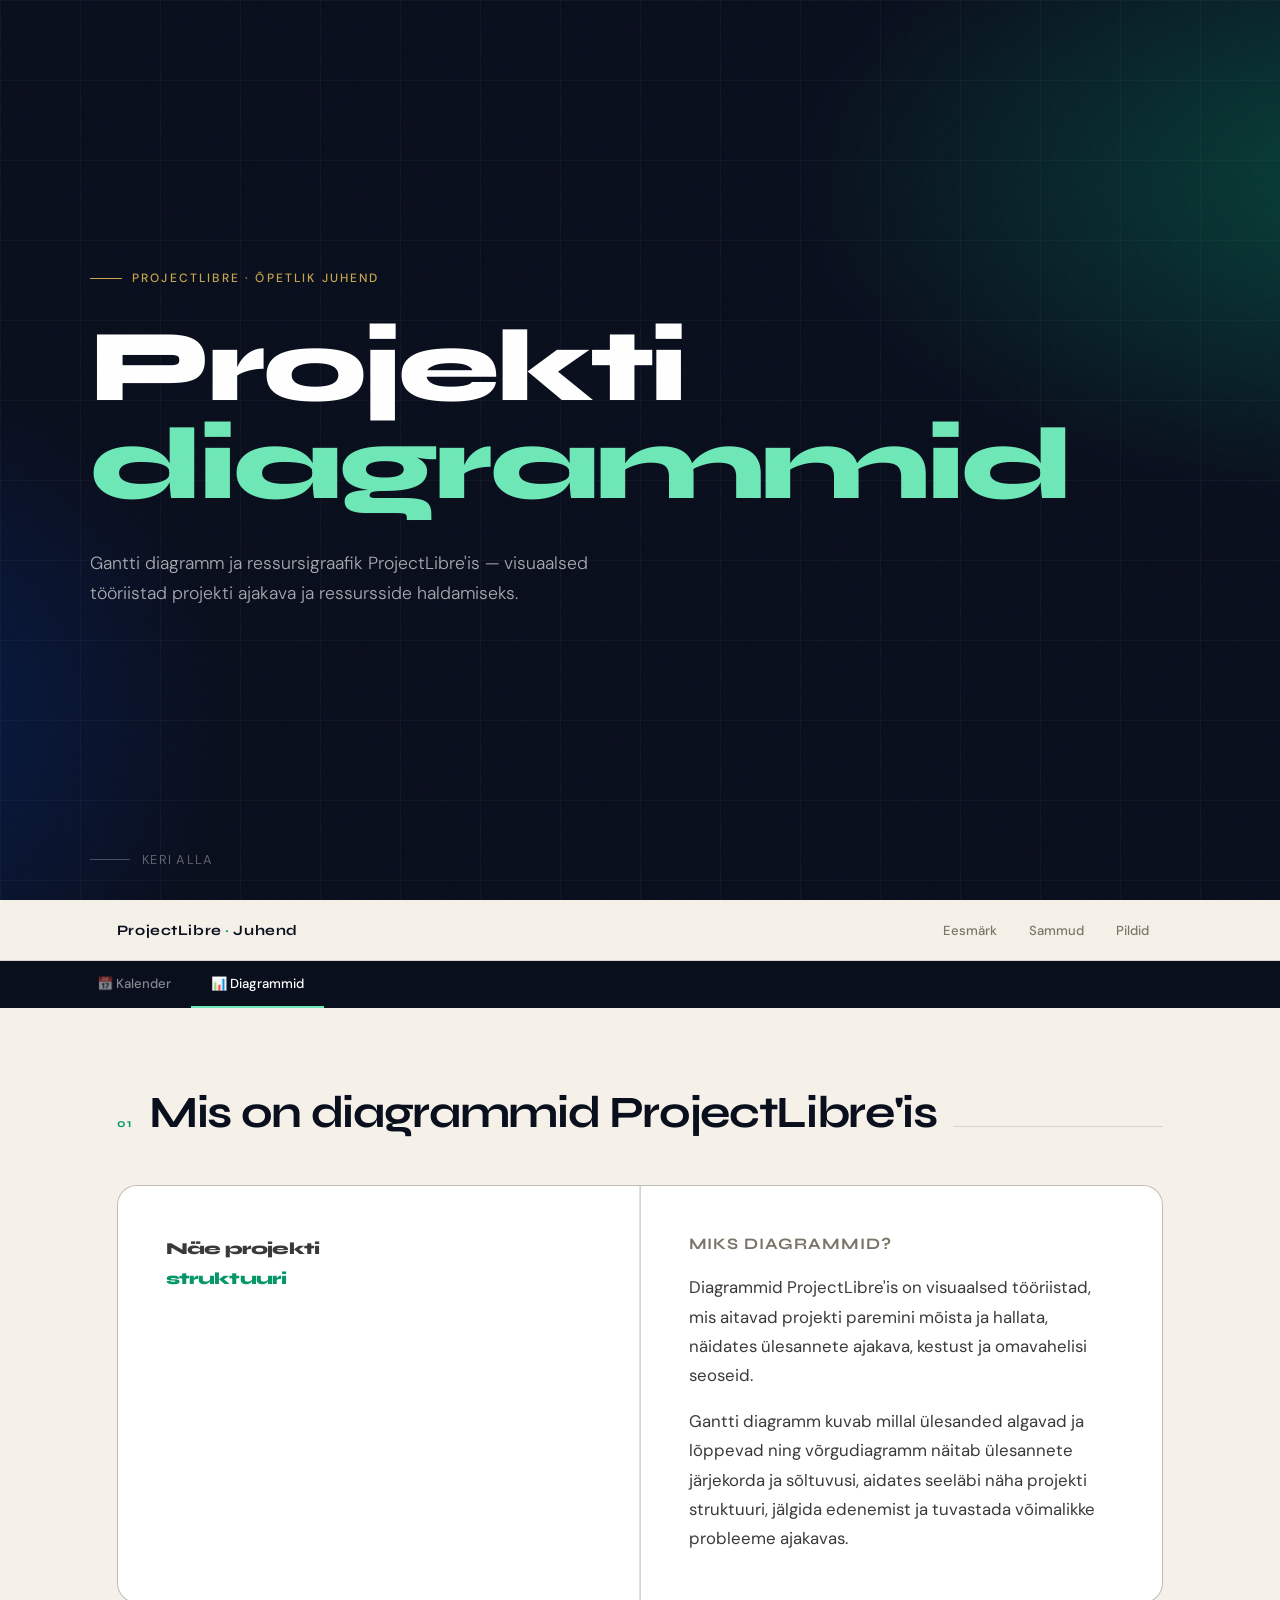
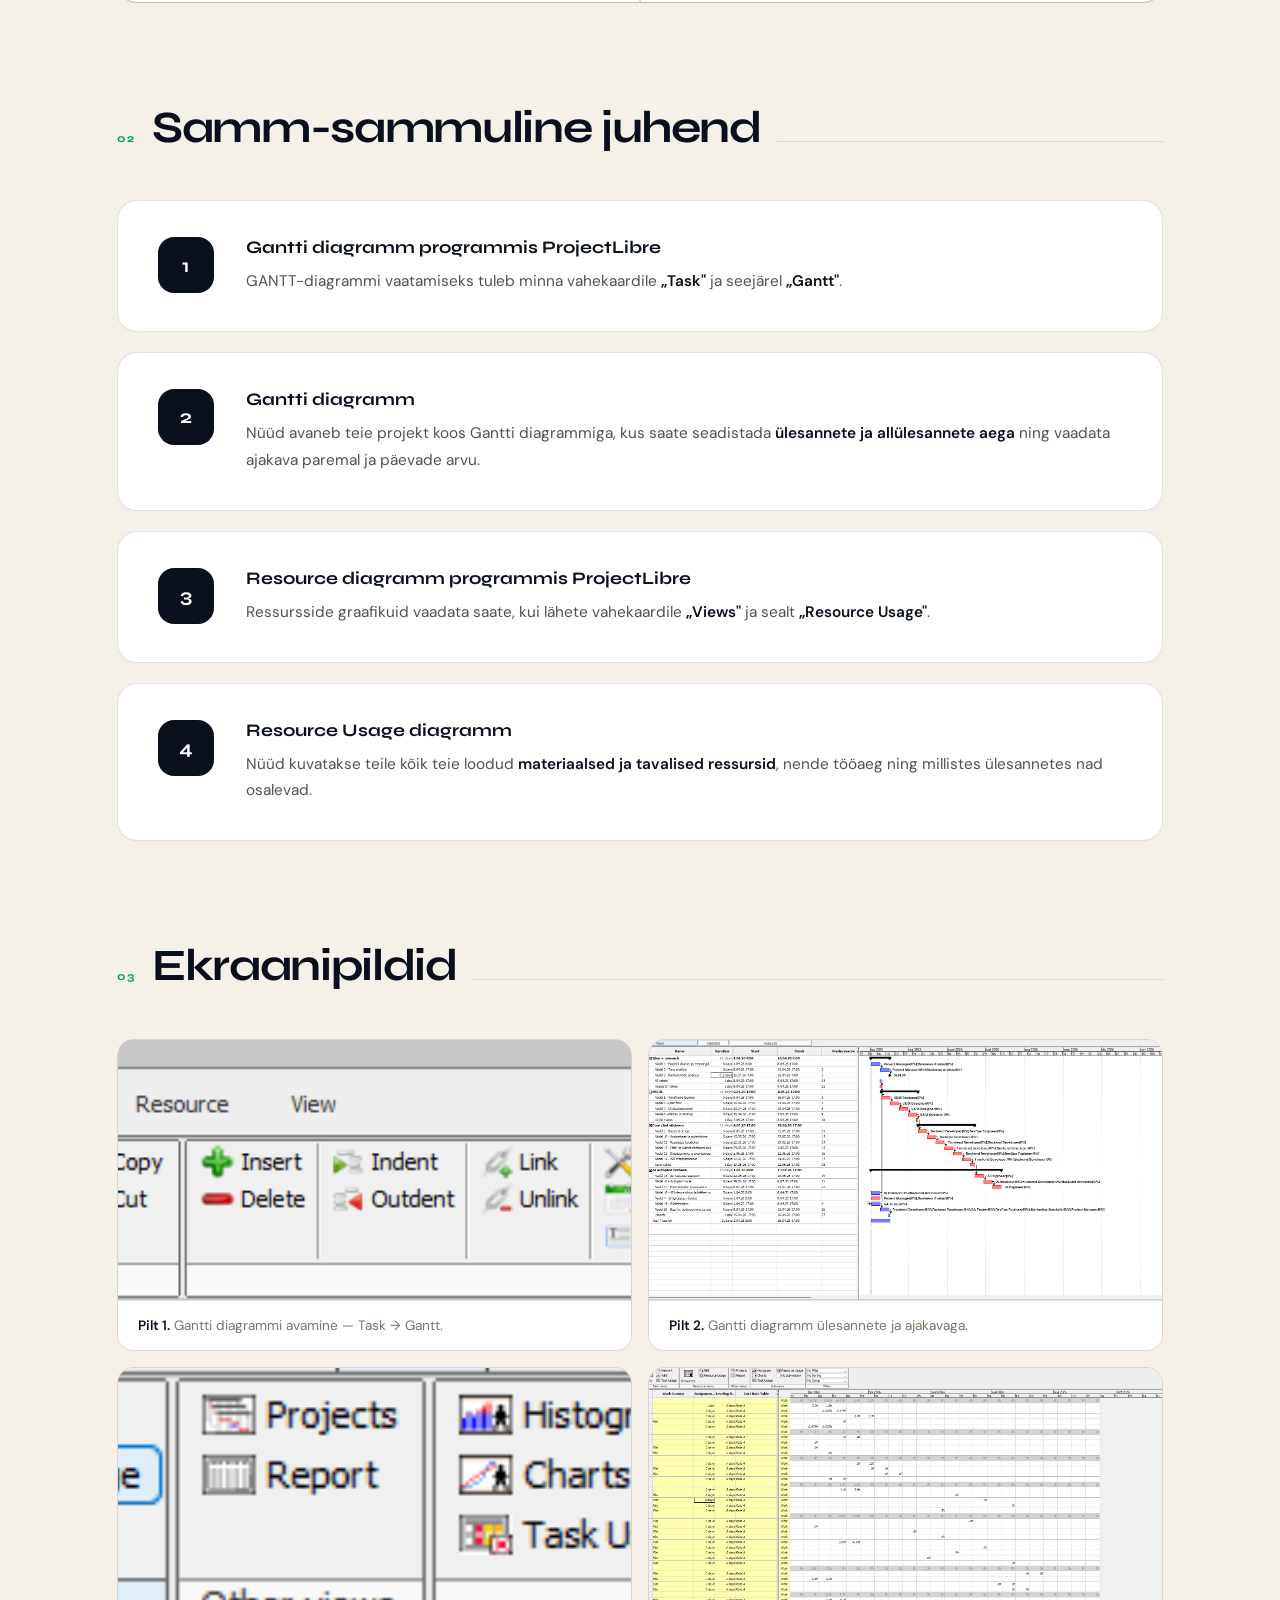
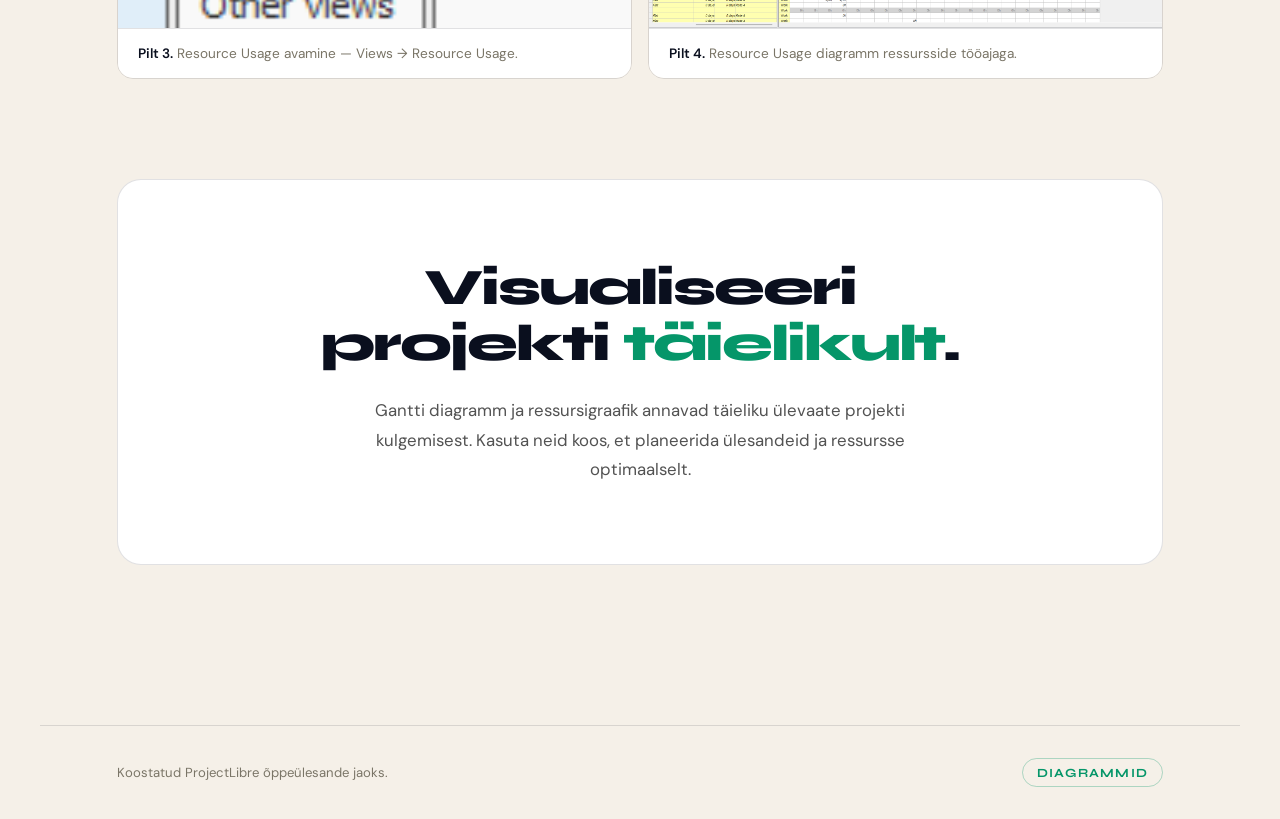
<file: diagrammid.html>
<!DOCTYPE html>
<html lang="et">
<head>
  <meta charset="UTF-8">
  <meta name="viewport" content="width=device-width, initial-scale=1.0">
  <title>ProjectLibre — Diagrammid</title>
  <link href="https://fonts.googleapis.com/css2?family=Syne:wght@400;600;700;800&family=DM+Sans:ital,wght@0,300;0,400;0,500;1,300&display=swap" rel="stylesheet">
  <style>
    :root {
      --ink: #0a0f1e;
      --paper: #f5f0e8;
      --accent: #059669;
      --accent2: #0057ff;
      --gold: #c9a84c;
      --muted: #7a7567;
      --card-bg: #ffffff;
      --border: rgba(10,15,30,0.12);
    }
    *, *::before, *::after { margin: 0; padding: 0; box-sizing: border-box; }
    html { scroll-behavior: smooth; }
    body { font-family: 'DM Sans', sans-serif; background-color: var(--paper); color: var(--ink); overflow-x: hidden; }
    body::before {
      content: ''; position: fixed; inset: 0;
      background-image: url("data:image/svg+xml,%3Csvg viewBox='0 0 200 200' xmlns='http://www.w3.org/2000/svg'%3E%3Cfilter id='n'%3E%3CfeTurbulence type='fractalNoise' baseFrequency='0.85' numOctaves='4' stitchTiles='stitch'/%3E%3C/filter%3E%3Crect width='100%25' height='100%25' filter='url(%23n)' opacity='0.04'/%3E%3C/svg%3E");
      pointer-events: none; z-index: 9999; opacity: .35;
    }

    /* HERO */
    .hero { min-height: 100vh; display: grid; grid-template-rows: 1fr auto; position: relative; overflow: hidden; padding: 0 clamp(24px, 6vw, 100px); }
    .hero-bg { position: absolute; inset: 0; background: var(--ink); z-index: 0; }
    .hero-bg::after {
      content: ''; position: absolute; inset: 0;
      background: radial-gradient(ellipse 80% 60% at 110% 20%, rgba(5,150,105,0.4) 0%, transparent 60%),
                  radial-gradient(ellipse 50% 70% at -10% 80%, rgba(0,87,255,0.2) 0%, transparent 55%);
    }
    .hero-grid-lines {
      position: absolute; inset: 0;
      background-image: linear-gradient(rgba(255,255,255,0.03) 1px, transparent 1px), linear-gradient(90deg, rgba(255,255,255,0.03) 1px, transparent 1px);
      background-size: 80px 80px; animation: gridShift 20s linear infinite;
    }
    @keyframes gridShift { from { transform: translateY(0); } to { transform: translateY(80px); } }
    .hero-content { position: relative; z-index: 1; display: flex; flex-direction: column; justify-content: center; padding: 120px 0 60px; max-width: 1100px; margin: 0 auto; width: 100%; }
    .hero-eyebrow { display: inline-flex; align-items: center; gap: 10px; font-size: 0.75rem; font-weight: 500; letter-spacing: 0.18em; text-transform: uppercase; color: var(--gold); margin-bottom: 32px; opacity: 0; animation: fadeUp 0.8s 0.2s ease forwards; }
    .hero-eyebrow::before { content: ''; display: block; width: 32px; height: 1px; background: var(--gold); }
    .hero h1 { font-family: 'Syne', sans-serif; font-size: clamp(3rem, 8vw, 7rem); font-weight: 800; line-height: 0.95; color: #fff; letter-spacing: -0.03em; margin-bottom: 36px; opacity: 0; animation: fadeUp 0.9s 0.35s ease forwards; }
    .hero h1 em { font-style: normal; color: #6ee7b7; }
    .hero-sub { max-width: 560px; font-size: 1.1rem; font-weight: 300; color: rgba(255,255,255,0.65); line-height: 1.7; opacity: 0; animation: fadeUp 0.9s 0.5s ease forwards; }
    .hero-scroll { position: relative; z-index: 1; max-width: 1100px; margin: 0 auto; width: 100%; padding: 32px 0; display: flex; align-items: center; gap: 12px; color: rgba(255,255,255,0.35); font-size: 0.8rem; letter-spacing: 0.1em; text-transform: uppercase; opacity: 0; animation: fadeUp 0.9s 0.9s ease forwards; }
    .scroll-line { width: 40px; height: 1px; background: rgba(255,255,255,0.25); position: relative; overflow: hidden; }
    .scroll-line::after { content: ''; position: absolute; left: -100%; top: 0; width: 100%; height: 100%; background: rgba(255,255,255,0.6); animation: scrollPulse 2s 1.5s ease infinite; }
    @keyframes scrollPulse { 0% { left: -100%; } 100% { left: 100%; } }
    @keyframes fadeUp { from { opacity: 0; transform: translateY(24px); } to { opacity: 1; transform: translateY(0); } }

    /* NAV */
    .nav { position: sticky; top: 0; z-index: 800; background: rgba(245,240,232,0.92); backdrop-filter: blur(20px); border-bottom: 1px solid var(--border); }
    .nav-inner { max-width: 1200px; margin: 0 auto; padding: 0 clamp(24px, 6vw, 100px); display: flex; align-items: center; justify-content: space-between; height: 60px; }
    .nav-brand { font-family: 'Syne', sans-serif; font-weight: 700; font-size: 0.9rem; letter-spacing: 0.04em; color: var(--ink); text-decoration: none; }
    .nav-brand span { color: var(--accent); }
    .nav-links { display: flex; gap: 4px; }
    .nav-links a { text-decoration: none; color: var(--muted); font-size: 0.82rem; font-weight: 500; padding: 6px 14px; border-radius: 100px; transition: all 0.2s ease; }
    .nav-links a:hover { color: var(--ink); background: rgba(10,15,30,0.06); }

    /* PAGE TABS */
    .page-tabs { background: var(--ink); padding: 0 clamp(24px, 6vw, 100px); }
    .page-tabs-inner { max-width: 1200px; margin: 0 auto; display: flex; gap: 0; }
    .page-tab { text-decoration: none; color: rgba(255,255,255,0.5); font-size: 0.82rem; font-weight: 500; padding: 14px 20px; border-bottom: 2px solid transparent; transition: all 0.2s ease; white-space: nowrap; }
    .page-tab:hover { color: rgba(255,255,255,0.85); }
    .page-tab.active { color: #fff; border-bottom-color: #6ee7b7; }

    /* MAIN */
    .main-wrap { max-width: 1200px; margin: 0 auto; padding: 80px clamp(24px, 6vw, 100px); }
    .sec-header { display: flex; align-items: baseline; gap: 16px; margin-bottom: 48px; }
    .sec-num { font-family: 'Syne', sans-serif; font-size: 0.72rem; font-weight: 700; letter-spacing: 0.14em; color: var(--accent); text-transform: uppercase; }
    .sec-title { font-family: 'Syne', sans-serif; font-size: clamp(1.8rem, 3.5vw, 2.8rem); font-weight: 700; color: var(--ink); letter-spacing: -0.03em; line-height: 1.1; }
    .sec-line { flex: 1; height: 1px; background: var(--border); }

    /* INTRO */
    .intro-block { display: grid; grid-template-columns: 1fr 1fr; gap: 1px; background: var(--border); border: 1px solid var(--border); border-radius: 20px; overflow: hidden; margin-bottom: 100px; }
    .intro-cell { background: var(--card-bg); padding: 48px; }
    .intro-cell:first-child { border-right: 1px solid var(--border); }
    .intro-cell h3 { font-family: 'Syne', sans-serif; font-size: 1rem; font-weight: 700; letter-spacing: 0.06em; text-transform: uppercase; color: var(--muted); margin-bottom: 20px; }
    .intro-cell p { font-size: 1.05rem; line-height: 1.75; color: #3a3a3a; }
    .intro-big { font-family: 'Syne', sans-serif; font-size: clamp(2.4rem, 5vw, 4.2rem); font-weight: 800; color: var(--ink); line-height: 1.05; letter-spacing: -0.04em; }
    .intro-big em { font-style: normal; color: var(--accent); }

    /* STEPS */
    .steps-section { margin-bottom: 100px; }
    .steps-list { display: flex; flex-direction: column; gap: 20px; }
    .step-row { background: var(--card-bg); border: 1px solid var(--border); border-radius: 20px; padding: 36px 40px; display: grid; grid-template-columns: 56px 1fr; gap: 32px; align-items: start; position: relative; overflow: hidden; transition: transform 0.3s ease, box-shadow 0.3s ease; }
    .step-row:hover { transform: translateY(-3px); box-shadow: 0 16px 48px rgba(10,15,30,0.09); }
    .step-row::before { content: ''; position: absolute; top: 0; left: 0; right: 0; height: 3px; background: linear-gradient(90deg, var(--accent), var(--accent2)); opacity: 0; transition: opacity 0.3s; }
    .step-row:hover::before { opacity: 1; }
    .step-badge { width: 56px; height: 56px; border-radius: 16px; background: var(--ink); color: white; font-family: 'Syne', sans-serif; font-weight: 700; font-size: 1.2rem; display: flex; align-items: center; justify-content: center; flex-shrink: 0; }
    .step-body h3 { font-family: 'Syne', sans-serif; font-size: 1.1rem; font-weight: 700; color: var(--ink); margin-bottom: 10px; }
    .step-body p { font-size: 0.96rem; line-height: 1.75; color: #525252; }
    .step-body strong { color: var(--ink); font-weight: 600; }

    /* GALLERY */
    .gallery-section { margin-bottom: 100px; }
    .gallery-grid { display: grid; grid-template-columns: repeat(12, 1fr); gap: 16px; }
    .gallery-item { border-radius: 16px; overflow: hidden; border: 1px solid var(--border); }
    .gallery-item:nth-child(1) { grid-column: span 6; }
    .gallery-item:nth-child(2) { grid-column: span 6; }
    .gallery-item:nth-child(3) { grid-column: span 6; }
    .gallery-item:nth-child(4) { grid-column: span 6; }
    .gallery-img { width: 100%; height: 260px; object-fit: cover; display: block; cursor: zoom-in; background: linear-gradient(135deg, #d1fae5 0%, #a7f3d0 100%); }
    .gallery-caption { padding: 16px 20px; font-size: 0.85rem; color: var(--muted); border-top: 1px solid var(--border); background: var(--card-bg); }
    .gallery-caption strong { color: var(--ink); font-weight: 600; }

    /* FOOTER */
    footer { border-top: 1px solid var(--border); padding: 32px clamp(24px, 6vw, 100px); display: flex; align-items: center; justify-content: space-between; max-width: 1200px; margin: 0 auto; }
    footer p { font-size: 0.82rem; color: var(--muted); }
    .footer-badge { font-family: 'Syne', sans-serif; font-size: 0.78rem; font-weight: 700; letter-spacing: 0.1em; text-transform: uppercase; color: var(--accent); padding: 6px 14px; border: 1px solid rgba(5,150,105,0.3); border-radius: 100px; }

    /* SUMMARY */
    .summary-block { text-align: center; padding: 80px 40px; background: var(--card-bg); border: 1px solid var(--border); border-radius: 24px; margin-bottom: 80px; }
    .summary-block h2 { font-family: 'Syne', sans-serif; font-size: clamp(2rem, 4vw, 3.2rem); font-weight: 800; color: var(--ink); letter-spacing: -0.04em; line-height: 1.1; max-width: 700px; margin: 0 auto 24px; }
    .summary-block h2 em { font-style: normal; color: var(--accent); }
    .summary-block p { max-width: 580px; margin: 0 auto; font-size: 1.05rem; line-height: 1.75; color: #525252; }

    /* MODAL */
    .modal { display: none; position: fixed; z-index: 99999; inset: 0; background: rgba(0,0,0,0.85); justify-content: center; align-items: center; }
    .modal-content { max-width: 90%; max-height: 90%; border-radius: 12px; animation: zoomIn 0.3s ease; }
    .modal-close { position: absolute; top: 30px; right: 40px; font-size: 40px; color: white; cursor: pointer; }
    @keyframes zoomIn { from { transform: scale(0.85); opacity: 0; } to { transform: scale(1); opacity: 1; } }

    @media (max-width: 900px) {
      .intro-block { grid-template-columns: 1fr; }
      .intro-cell:first-child { border-right: none; border-bottom: 1px solid var(--border); }
      .gallery-grid { grid-template-columns: 1fr 1fr; }
      .gallery-item { grid-column: span 1 !important; }
      .nav-links { display: none; }
      footer { flex-direction: column; gap: 12px; text-align: center; }
    }
    @media (max-width: 520px) {
      .gallery-grid { grid-template-columns: 1fr; }
      .intro-cell { padding: 30px 24px; }
      .step-row { padding: 28px 24px; grid-template-columns: 44px 1fr; gap: 20px; }
      .page-tabs-inner { overflow-x: auto; }
    }
  </style>
</head>
<body>

<!-- HERO -->
<section class="hero">
  <div class="hero-bg"><div class="hero-grid-lines"></div></div>
  <div class="hero-content">
    <p class="hero-eyebrow">ProjectLibre · Õpetlik juhend</p>
    <h1>Projekti<br><em>diagrammid</em></h1>
    <p class="hero-sub">Gantti diagramm ja ressursigraafik ProjectLibre'is — visuaalsed tööriistad projekti ajakava ja ressursside haldamiseks.</p>
  </div>
  <div class="hero-scroll"><div class="scroll-line"></div>Keri alla</div>
</section>

<!-- NAV -->
<nav class="nav">
  <div class="nav-inner">
    <a href="index.html" class="nav-brand">ProjectLibre <span>·</span> Juhend</a>
    <div class="nav-links">
      <a href="#eesmark">Eesmärk</a>
      <a href="#sammud">Sammud</a>
      <a href="#pildid">Pildid</a>
    </div>
  </div>
</nav>

<!-- PAGE TABS -->
<div class="page-tabs">
  <div class="page-tabs-inner">
    <a href="index.html" class="page-tab">📅 Kalender</a>
    <a href="diagrammid.html" class="page-tab active">📊 Diagrammid</a>
  </div>
</div>

<!-- MAIN -->
<main class="main-wrap">

  <!-- INTRO -->
  <section id="eesmark" style="margin-bottom:100px;">
    <div class="sec-header">
      <span class="sec-num">01</span>
      <h2 class="sec-title">Mis on diagrammid ProjectLibre'is</h2>
      <div class="sec-line"></div>
    </div>
    <div class="intro-block">
      <div class="intro-cell">
        <p class="intro-big">Näe projekti<br><em>struktuuri</em></p>
      </div>
      <div class="intro-cell">
        <h3>Miks diagrammid?</h3>
        <p>Diagrammid ProjectLibre'is on visuaalsed tööriistad, mis aitavad projekti paremini mõista ja hallata, näidates ülesannete ajakava, kestust ja omavahelisi seoseid.</p>
        <p style="margin-top:16px;">Gantti diagramm kuvab millal ülesanded algavad ja lõppevad ning võrgudiagramm näitab ülesannete järjekorda ja sõltuvusi, aidates seeläbi näha projekti struktuuri, jälgida edenemist ja tuvastada võimalikke probleeme ajakavas.</p>
      </div>
    </div>
  </section>

  <!-- STEPS -->
  <section id="sammud" class="steps-section">
    <div class="sec-header">
      <span class="sec-num">02</span>
      <h2 class="sec-title">Samm-sammuline juhend</h2>
      <div class="sec-line"></div>
    </div>
    <div class="steps-list">
      <div class="step-row">
        <div class="step-badge">1</div>
        <div class="step-body">
          <h3>Gantti diagramm programmis ProjectLibre</h3>
          <p>GANTT-diagrammi vaatamiseks tuleb minna vahekaardile <strong>„Task"</strong> ja seejärel <strong>„Gantt"</strong>.</p>
        </div>
      </div>
      <div class="step-row">
        <div class="step-badge">2</div>
        <div class="step-body">
          <h3>Gantti diagramm</h3>
          <p>Nüüd avaneb teie projekt koos Gantti diagrammiga, kus saate seadistada <strong>ülesannete ja allülesannete aega</strong> ning vaadata ajakava paremal ja päevade arvu.</p>
        </div>
      </div>
      <div class="step-row">
        <div class="step-badge">3</div>
        <div class="step-body">
          <h3>Resource diagramm programmis ProjectLibre</h3>
          <p>Ressursside graafikuid vaadata saate, kui lähete vahekaardile <strong>„Views"</strong> ja sealt <strong>„Resource Usage"</strong>.</p>
        </div>
      </div>
      <div class="step-row">
        <div class="step-badge">4</div>
        <div class="step-body">
          <h3>Resource Usage diagramm</h3>
          <p>Nüüd kuvatakse teile kõik teie loodud <strong>materiaalsed ja tavalised ressursid</strong>, nende tööaeg ning millistes ülesannetes nad osalevad.</p>
        </div>
      </div>
    </div>
  </section>

  <!-- GALLERY -->
  <section id="pildid" class="gallery-section">
    <div class="sec-header">
      <span class="sec-num">03</span>
      <h2 class="sec-title">Ekraanipildid</h2>
      <div class="sec-line"></div>
    </div>
    <div class="gallery-grid">
      <figure class="gallery-item">
        <img src="Libre/images/diag/step1.png" alt="Gantti diagrammi avamine" class="gallery-img" onclick="openModal(this)">
        <figcaption class="gallery-caption"><strong>Pilt 1.</strong> Gantti diagrammi avamine — Task → Gantt.</figcaption>
      </figure>
      <figure class="gallery-item">
        <img src="Libre/images/diag/step2.png" alt="Gantti diagramm" class="gallery-img" onclick="openModal(this)">
        <figcaption class="gallery-caption"><strong>Pilt 2.</strong> Gantti diagramm ülesannete ja ajakavaga.</figcaption>
      </figure>
      <figure class="gallery-item">
        <img src="Libre/images/diag/step3.png" alt="Resource Usage avamine" class="gallery-img" onclick="openModal(this)">
        <figcaption class="gallery-caption"><strong>Pilt 3.</strong> Resource Usage avamine — Views → Resource Usage.</figcaption>
      </figure>
      <figure class="gallery-item">
        <img src="Libre/images/diag/step4.png" alt="Resource Usage diagramm" class="gallery-img" onclick="openModal(this)">
        <figcaption class="gallery-caption"><strong>Pilt 4.</strong> Resource Usage diagramm ressursside tööajaga.</figcaption>
      </figure>
    </div>
  </section>

  <!-- SUMMARY -->
  <section id="kokkuvote" class="summary-block">
    <h2>Visualiseeri projekti <em>täielikult</em>.</h2>
    <p>Gantti diagramm ja ressursigraafik annavad täieliku ülevaate projekti kulgemisest. Kasuta neid koos, et planeerida ülesandeid ja ressursse optimaalselt.</p>
  </section>

</main>

<footer>
  <p>Koostatud ProjectLibre õppeülesande jaoks.</p>
  <span class="footer-badge">Diagrammid</span>
</footer>

<div id="imgModal" class="modal">
  <span class="modal-close" onclick="closeModal()">&times;</span>
  <img class="modal-content" id="modalImg">
</div>

<script>
function openModal(img) {
  document.getElementById("imgModal").style.display = "flex";
  document.getElementById("modalImg").src = img.src;
}
function closeModal() {
  document.getElementById("imgModal").style.display = "none";
}
document.getElementById("imgModal").addEventListener("click", function(e) { if (e.target === this) closeModal(); });
document.addEventListener("keydown", function(e) { if (e.key === "Escape") closeModal(); });
</script>
</body>
</html>
</file>
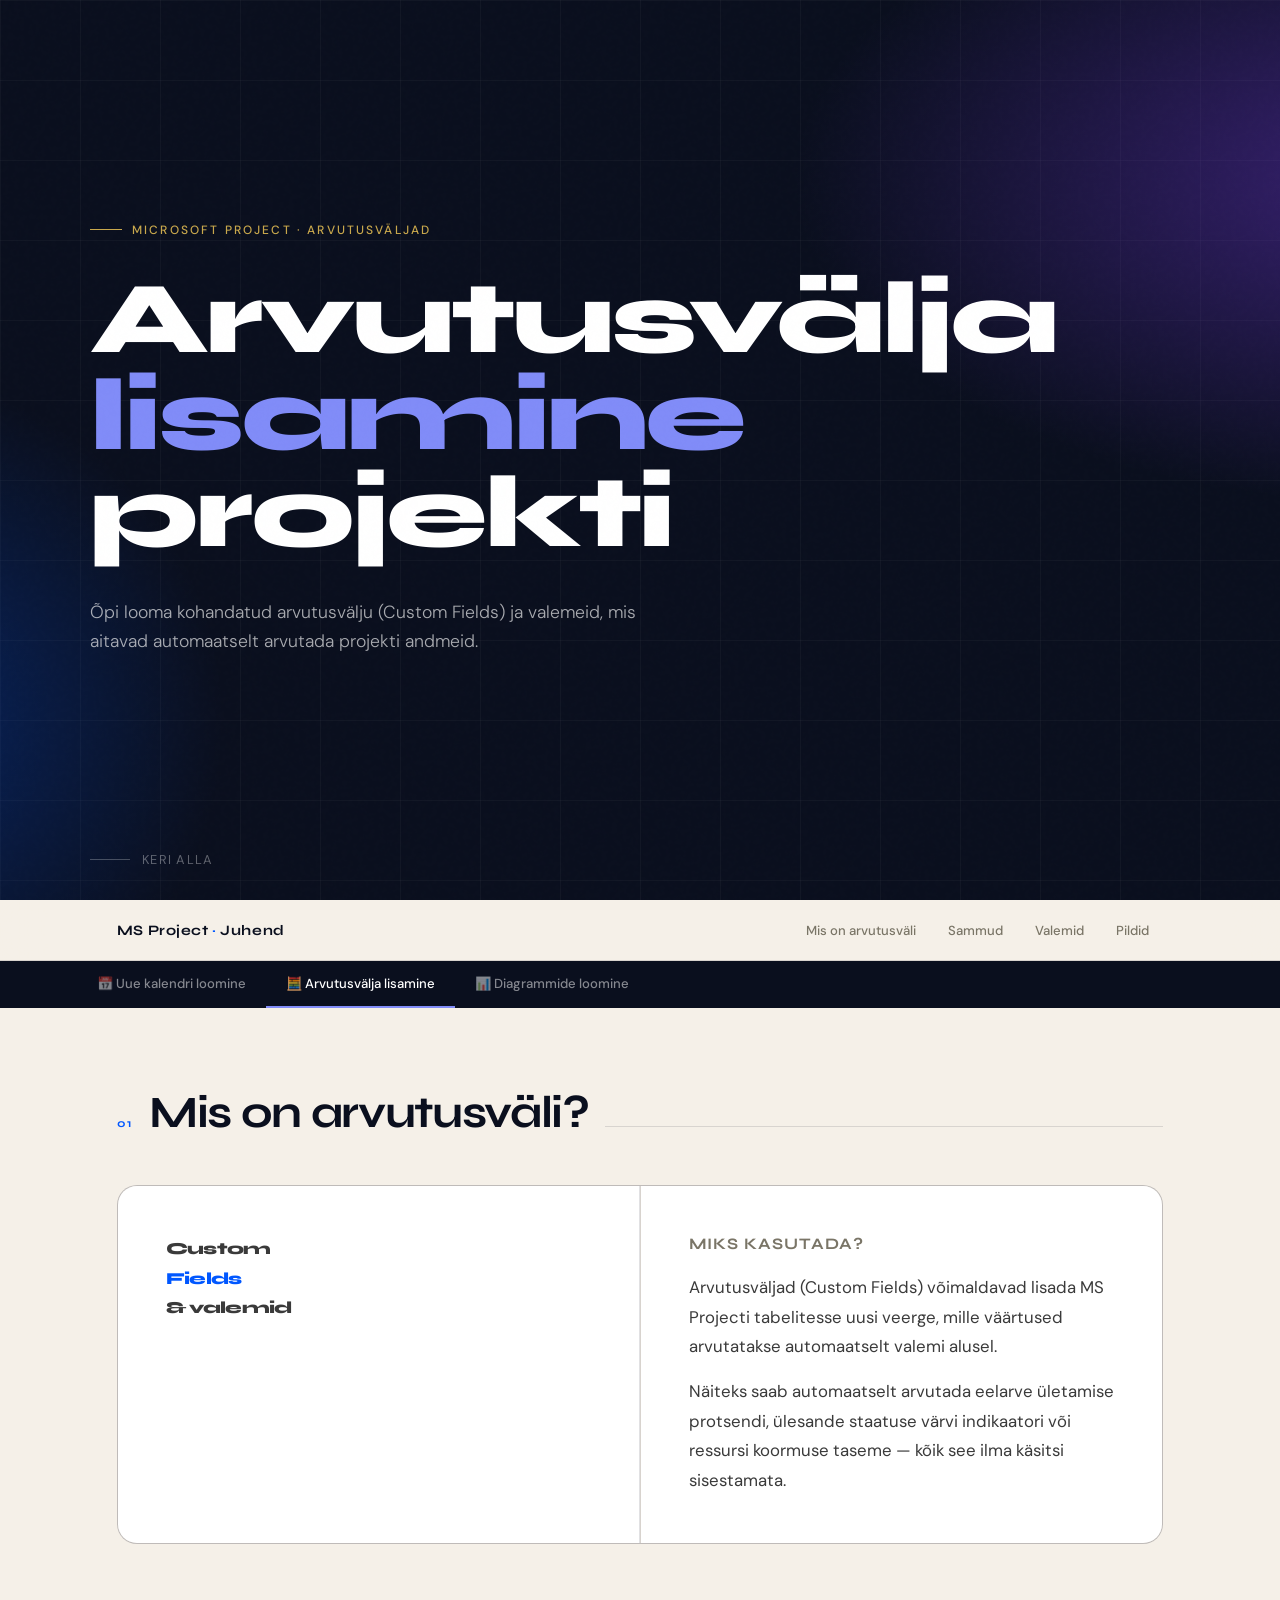
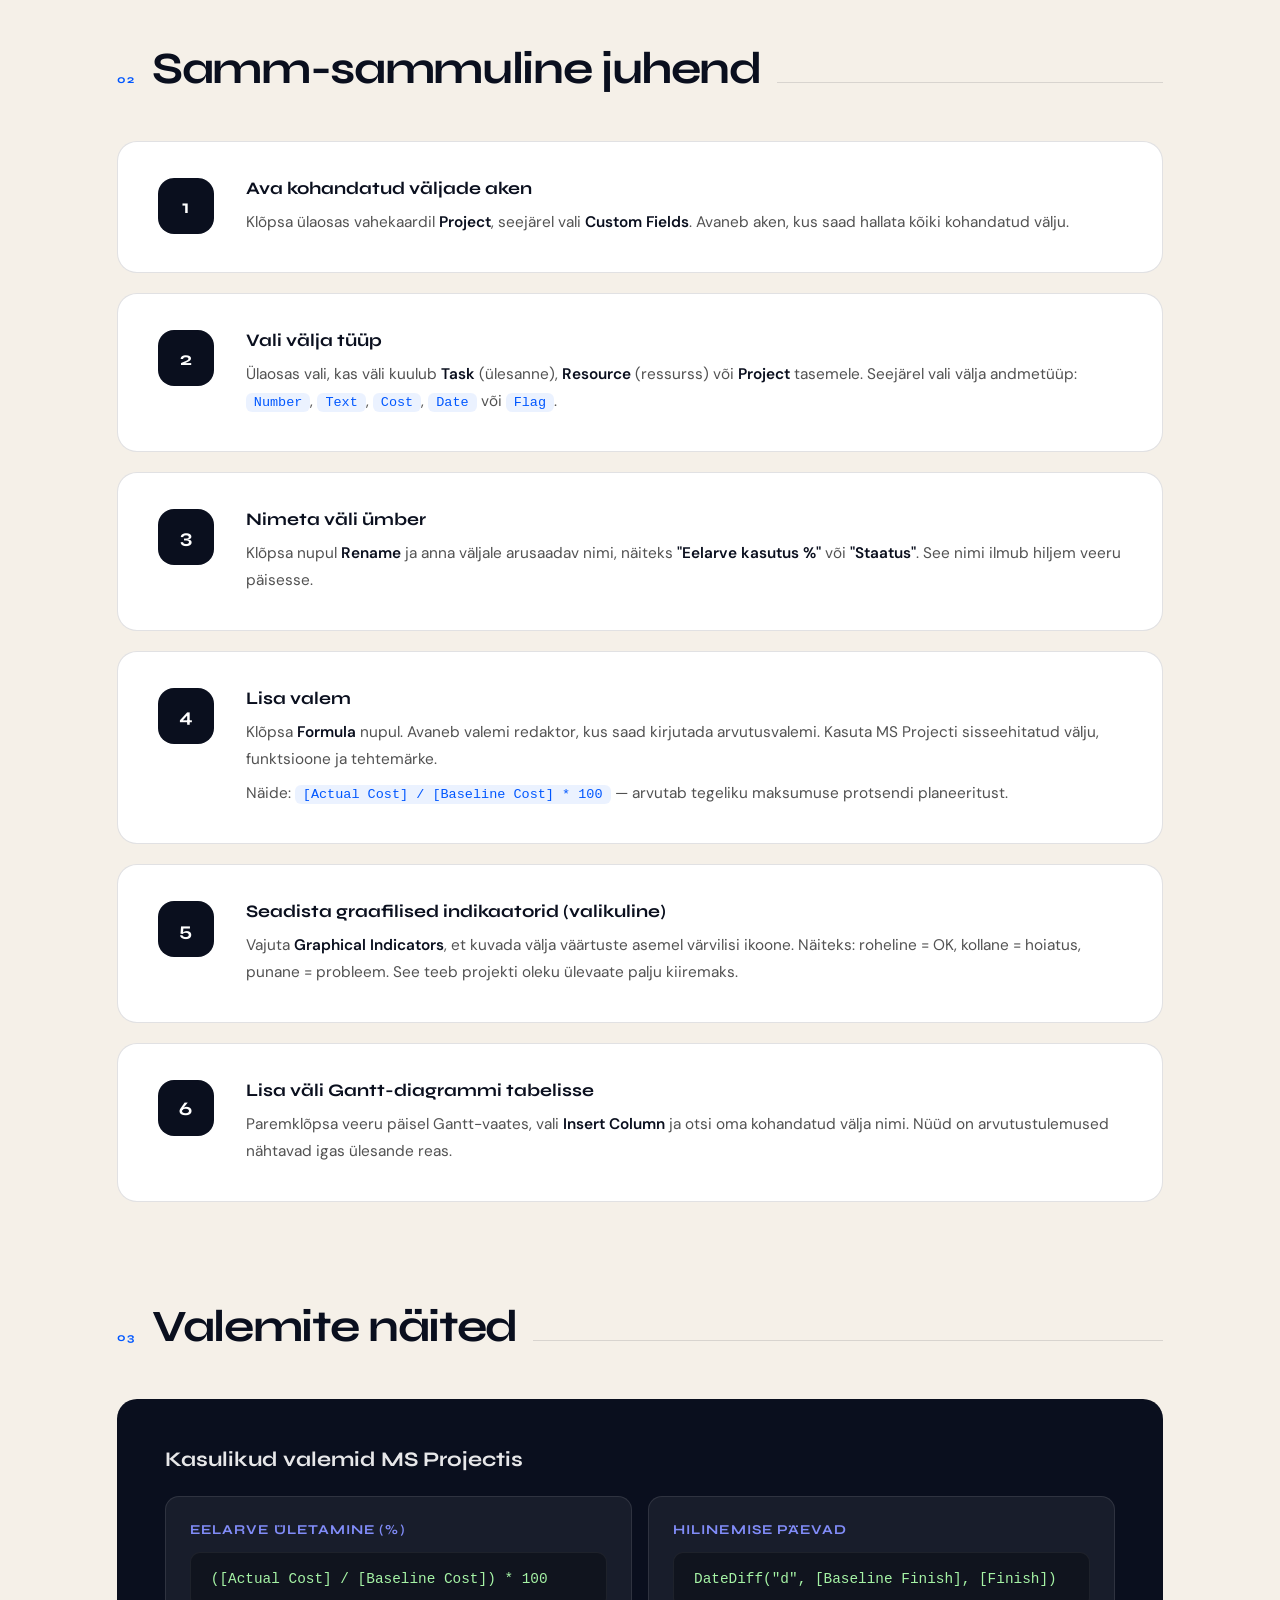
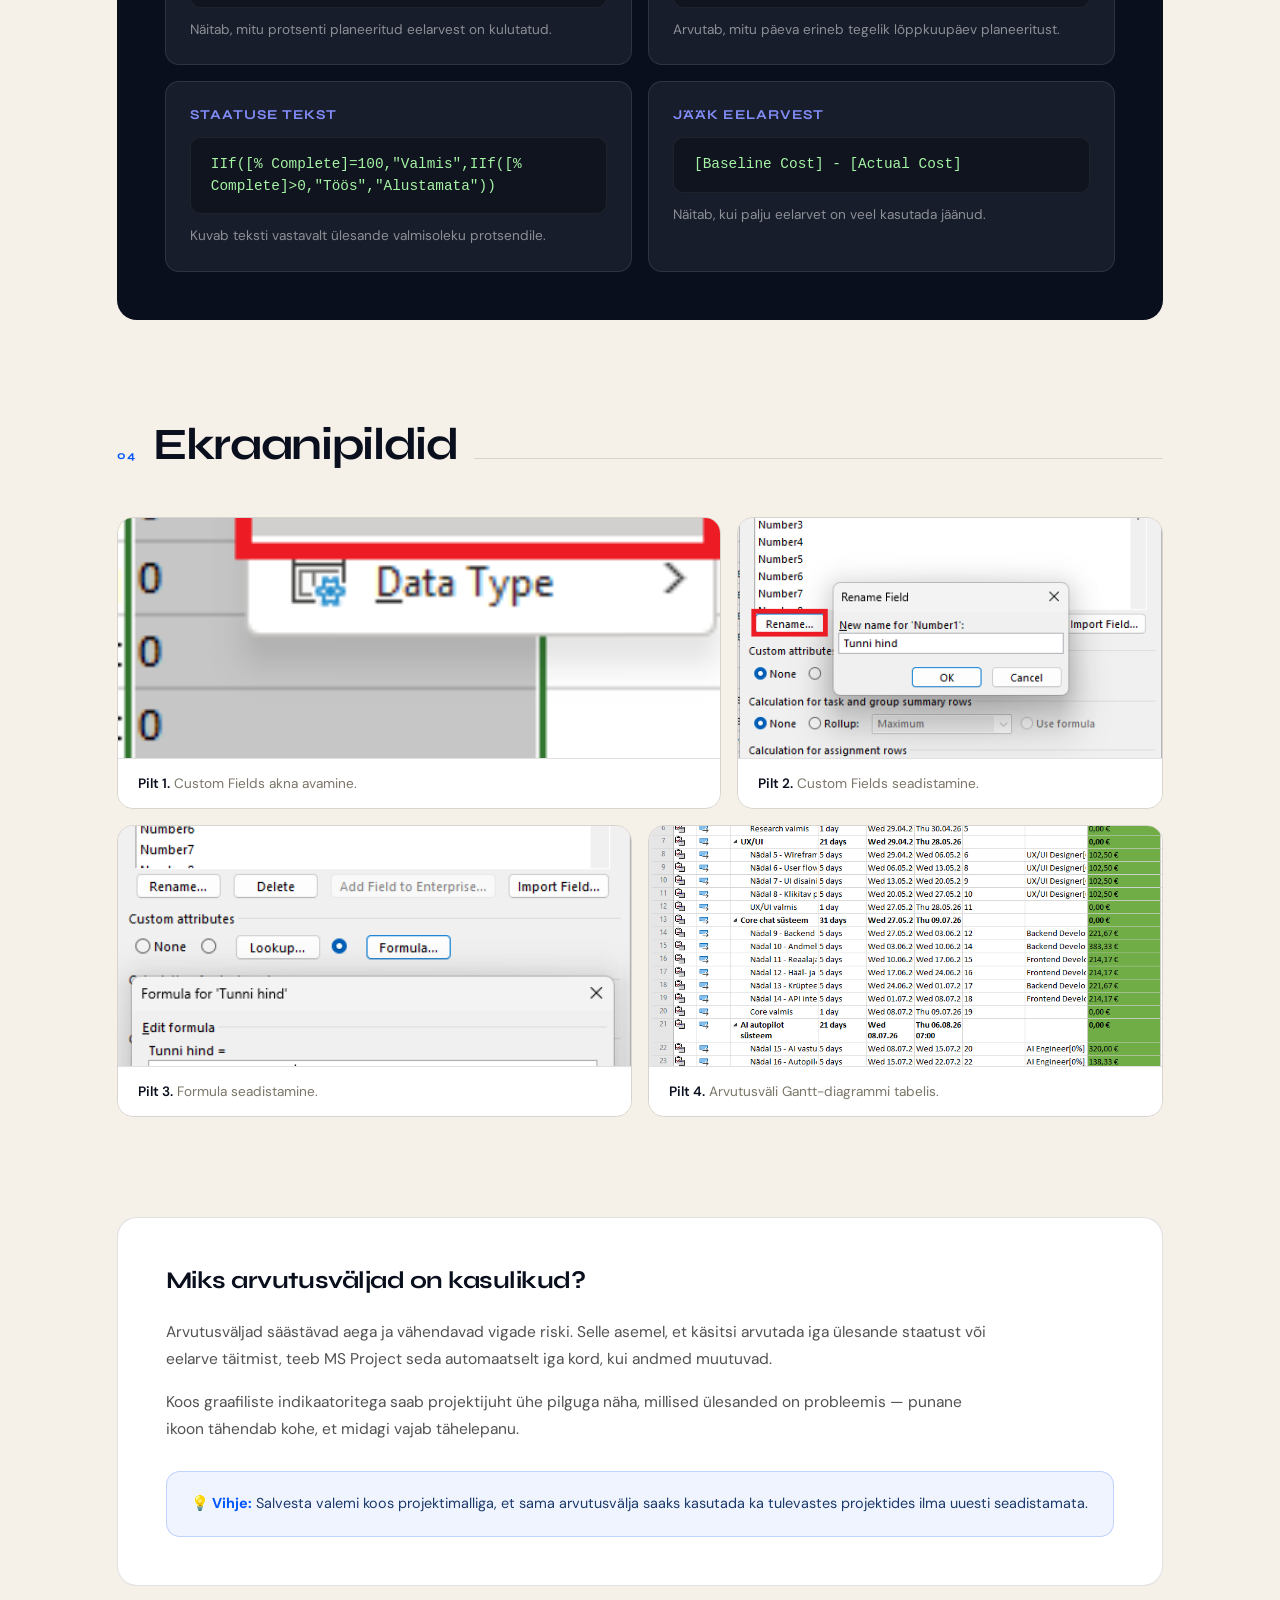
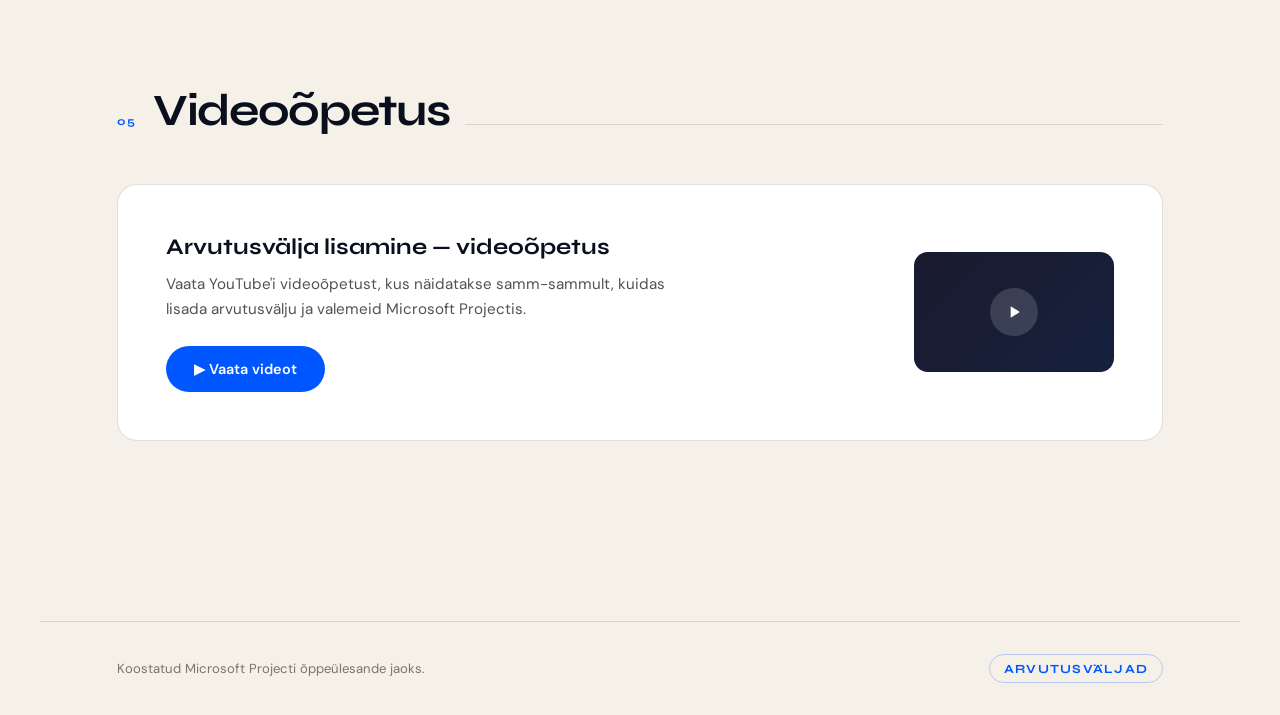
<file: valem.html>
<!DOCTYPE html>
<html lang="et">
<head>
  <meta charset="UTF-8">
  <meta name="viewport" content="width=device-width, initial-scale=1.0">
  <title>Microsoft Project — Arvutusvälja Lisamine</title>
  <link href="https://fonts.googleapis.com/css2?family=Syne:wght@400;600;700;800&family=DM+Sans:ital,wght@0,300;0,400;0,500;1,300&display=swap" rel="stylesheet">
  <style>
    :root {
      --ink: #0a0f1e;
      --paper: #f5f0e8;
      --accent: #0057ff;
      --accent2: #7c3aed;
      --gold: #c9a84c;
      --muted: #7a7567;
      --card-bg: #ffffff;
      --border: rgba(10,15,30,0.12);
    }
    *, *::before, *::after { margin: 0; padding: 0; box-sizing: border-box; }
    html { scroll-behavior: smooth; }
    body { font-family: 'DM Sans', sans-serif; background-color: var(--paper); color: var(--ink); overflow-x: hidden; }
    body::before {
      content: ''; position: fixed; inset: 0;
      background-image: url("data:image/svg+xml,%3Csvg viewBox='0 0 200 200' xmlns='http://www.w3.org/2000/svg'%3E%3Cfilter id='n'%3E%3CfeTurbulence type='fractalNoise' baseFrequency='0.85' numOctaves='4' stitchTiles='stitch'/%3E%3C/filter%3E%3Crect width='100%25' height='100%25' filter='url(%23n)' opacity='0.04'/%3E%3C/svg%3E");
      pointer-events: none; z-index: 9999; opacity: .35;
    }

    /* HERO */
    .hero { min-height: 100vh; display: grid; grid-template-rows: 1fr auto; position: relative; overflow: hidden; padding: 0 clamp(24px, 6vw, 100px); }
    .hero-bg { position: absolute; inset: 0; background: var(--ink); z-index: 0; }
    .hero-bg::after {
      content: ''; position: absolute; inset: 0;
      background: radial-gradient(ellipse 80% 60% at 110% 20%, rgba(124,58,237,0.4) 0%, transparent 60%),
                  radial-gradient(ellipse 50% 70% at -10% 80%, rgba(0,87,255,0.3) 0%, transparent 55%);
    }
    .hero-grid-lines {
      position: absolute; inset: 0;
      background-image: linear-gradient(rgba(255,255,255,0.03) 1px, transparent 1px), linear-gradient(90deg, rgba(255,255,255,0.03) 1px, transparent 1px);
      background-size: 80px 80px; animation: gridShift 20s linear infinite;
    }
    @keyframes gridShift { from { transform: translateY(0); } to { transform: translateY(80px); } }
    .hero-content { position: relative; z-index: 1; display: flex; flex-direction: column; justify-content: center; padding: 120px 0 60px; max-width: 1100px; margin: 0 auto; width: 100%; }
    .hero-eyebrow { display: inline-flex; align-items: center; gap: 10px; font-size: 0.75rem; font-weight: 500; letter-spacing: 0.18em; text-transform: uppercase; color: var(--gold); margin-bottom: 32px; opacity: 0; animation: fadeUp 0.8s 0.2s ease forwards; }
    .hero-eyebrow::before { content: ''; display: block; width: 32px; height: 1px; background: var(--gold); }
    .hero h1 { font-family: 'Syne', sans-serif; font-size: clamp(3rem, 8vw, 7rem); font-weight: 800; line-height: 0.95; color: #fff; letter-spacing: -0.03em; margin-bottom: 36px; opacity: 0; animation: fadeUp 0.9s 0.35s ease forwards; }
    .hero h1 em { font-style: normal; color: #818cf8; }
    .hero-sub { max-width: 560px; font-size: 1.1rem; font-weight: 300; color: rgba(255,255,255,0.65); line-height: 1.7; opacity: 0; animation: fadeUp 0.9s 0.5s ease forwards; }
    .hero-scroll { position: relative; z-index: 1; max-width: 1100px; margin: 0 auto; width: 100%; padding: 32px 0; display: flex; align-items: center; gap: 12px; color: rgba(255,255,255,0.35); font-size: 0.8rem; letter-spacing: 0.1em; text-transform: uppercase; opacity: 0; animation: fadeUp 0.9s 0.9s ease forwards; }
    .scroll-line { width: 40px; height: 1px; background: rgba(255,255,255,0.25); position: relative; overflow: hidden; }
    .scroll-line::after { content: ''; position: absolute; left: -100%; top: 0; width: 100%; height: 100%; background: rgba(255,255,255,0.6); animation: scrollPulse 2s 1.5s ease infinite; }
    @keyframes scrollPulse { 0% { left: -100%; } 100% { left: 100%; } }
    @keyframes fadeUp { from { opacity: 0; transform: translateY(24px); } to { opacity: 1; transform: translateY(0); } }

    /* NAV */
    .nav { position: sticky; top: 0; z-index: 800; background: rgba(245,240,232,0.92); backdrop-filter: blur(20px); border-bottom: 1px solid var(--border); }
    .nav-inner { max-width: 1200px; margin: 0 auto; padding: 0 clamp(24px, 6vw, 100px); display: flex; align-items: center; justify-content: space-between; height: 60px; }
    .nav-brand { font-family: 'Syne', sans-serif; font-weight: 700; font-size: 0.9rem; letter-spacing: 0.04em; color: var(--ink); text-decoration: none; }
    .nav-brand span { color: var(--accent); }
    .nav-links { display: flex; gap: 4px; }
    .nav-links a { text-decoration: none; color: var(--muted); font-size: 0.82rem; font-weight: 500; padding: 6px 14px; border-radius: 100px; transition: all 0.2s ease; }
    .nav-links a:hover { color: var(--ink); background: rgba(10,15,30,0.06); }

    /* PAGE TABS */
    .page-tabs { background: var(--ink); padding: 0 clamp(24px, 6vw, 100px); }
    .page-tabs-inner { max-width: 1200px; margin: 0 auto; display: flex; gap: 0; }
    .page-tab { text-decoration: none; color: rgba(255,255,255,0.5); font-size: 0.82rem; font-weight: 500; padding: 14px 20px; border-bottom: 2px solid transparent; transition: all 0.2s ease; white-space: nowrap; }
    .page-tab:hover { color: rgba(255,255,255,0.85); }
    .page-tab.active { color: #fff; border-bottom-color: #818cf8; }

    /* MAIN */
    .main-wrap { max-width: 1200px; margin: 0 auto; padding: 80px clamp(24px, 6vw, 100px); }
    .sec-header { display: flex; align-items: baseline; gap: 16px; margin-bottom: 48px; }
    .sec-num { font-family: 'Syne', sans-serif; font-size: 0.72rem; font-weight: 700; letter-spacing: 0.14em; color: var(--accent); text-transform: uppercase; }
    .sec-title { font-family: 'Syne', sans-serif; font-size: clamp(1.8rem, 3.5vw, 2.8rem); font-weight: 700; color: var(--ink); letter-spacing: -0.03em; line-height: 1.1; }
    .sec-line { flex: 1; height: 1px; background: var(--border); }

    /* INTRO BLOCK */
    .intro-block { display: grid; grid-template-columns: 1fr 1fr; gap: 1px; background: var(--border); border: 1px solid var(--border); border-radius: 20px; overflow: hidden; margin-bottom: 100px; }
    .intro-cell { background: var(--card-bg); padding: 48px; }
    .intro-cell:first-child { border-right: 1px solid var(--border); }
    .intro-cell h3 { font-family: 'Syne', sans-serif; font-size: 1rem; font-weight: 700; letter-spacing: 0.06em; text-transform: uppercase; color: var(--muted); margin-bottom: 20px; }
    .intro-cell p { font-size: 1.05rem; line-height: 1.75; color: #3a3a3a; }
    .intro-big { font-family: 'Syne', sans-serif; font-size: clamp(2.4rem, 5vw, 4.2rem); font-weight: 800; color: var(--ink); line-height: 1.05; letter-spacing: -0.04em; }
    .intro-big em { font-style: normal; color: var(--accent); }

    /* STEPS */
    .steps-section { margin-bottom: 100px; }
    .steps-list { display: flex; flex-direction: column; gap: 20px; }
    .step-row { background: var(--card-bg); border: 1px solid var(--border); border-radius: 20px; padding: 36px 40px; display: grid; grid-template-columns: 56px 1fr; gap: 32px; align-items: start; position: relative; overflow: hidden; transition: transform 0.3s ease, box-shadow 0.3s ease; }
    .step-row:hover { transform: translateY(-3px); box-shadow: 0 16px 48px rgba(10,15,30,0.09); }
    .step-row::before { content: ''; position: absolute; top: 0; left: 0; right: 0; height: 3px; background: linear-gradient(90deg, var(--accent), var(--accent2)); opacity: 0; transition: opacity 0.3s; }
    .step-row:hover::before { opacity: 1; }
    .step-badge { width: 56px; height: 56px; border-radius: 16px; background: var(--ink); color: white; font-family: 'Syne', sans-serif; font-weight: 700; font-size: 1.2rem; display: flex; align-items: center; justify-content: center; flex-shrink: 0; }
    .step-body h3 { font-family: 'Syne', sans-serif; font-size: 1.1rem; font-weight: 700; color: var(--ink); margin-bottom: 10px; }
    .step-body p { font-size: 0.96rem; line-height: 1.75; color: #525252; }
    .step-body strong { color: var(--ink); font-weight: 600; }
    .step-body code { background: rgba(0,87,255,0.08); color: var(--accent); padding: 2px 8px; border-radius: 6px; font-family: 'Courier New', monospace; font-size: 0.88em; }

    /* FORMULA BOX */
    .formula-section { margin-bottom: 100px; }
    .formula-box { background: var(--ink); border-radius: 20px; padding: 48px; color: white; }
    .formula-box h3 { font-family: 'Syne', sans-serif; font-size: 1.3rem; font-weight: 700; margin-bottom: 24px; color: rgba(255,255,255,0.9); }
    .formula-examples { display: grid; grid-template-columns: 1fr 1fr; gap: 16px; }
    .formula-card { background: rgba(255,255,255,0.06); border: 1px solid rgba(255,255,255,0.1); border-radius: 14px; padding: 24px; }
    .formula-card h4 { font-family: 'Syne', sans-serif; font-size: 0.85rem; font-weight: 700; letter-spacing: 0.08em; text-transform: uppercase; color: #818cf8; margin-bottom: 14px; }
    .formula-code { background: rgba(0,0,0,0.3); border-radius: 10px; padding: 16px 20px; font-family: 'Courier New', monospace; font-size: 0.9rem; color: #a5f3a5; line-height: 1.5; border: 1px solid rgba(255,255,255,0.06); }
    .formula-desc { margin-top: 12px; font-size: 0.85rem; color: rgba(255,255,255,0.5); line-height: 1.5; }

    /* GALLERY */
    .gallery-section { margin-bottom: 100px; }
    .gallery-grid { display: grid; grid-template-columns: repeat(12, 1fr); gap: 16px; }
    .gallery-item { border-radius: 16px; overflow: hidden; border: 1px solid var(--border); }
    .gallery-item:nth-child(1) { grid-column: span 7; }
    .gallery-item:nth-child(2) { grid-column: span 5; }
    .gallery-item:nth-child(3) { grid-column: span 6; }
    .gallery-item:nth-child(4) { grid-column: span 6; }
    .gallery-img { width: 100%; height: 240px; object-fit: cover; display: block; cursor: zoom-in; background: linear-gradient(135deg, #e0e8ff 0%, #d0d9ff 100%); }
    .gallery-caption { padding: 16px 20px; font-size: 0.85rem; color: var(--muted); border-top: 1px solid var(--border); background: var(--card-bg); }
    .gallery-caption strong { color: var(--ink); font-weight: 600; }

    /* INFO */
    .info-wide { background: var(--card-bg); border: 1px solid var(--border); border-radius: 20px; padding: 48px; margin-bottom: 100px; }
    .info-wide h2 { font-family: 'Syne', sans-serif; font-size: 1.5rem; font-weight: 700; color: var(--ink); letter-spacing: -0.02em; margin-bottom: 24px; }
    .info-wide p { font-size: 0.97rem; line-height: 1.75; color: #525252; margin-bottom: 16px; max-width: 820px; }
    .tip-box { margin-top: 28px; padding: 20px 24px; background: #f0f4ff; border: 1px solid rgba(0,87,255,0.2); border-radius: 14px; font-size: 0.9rem; line-height: 1.65; color: #1a3a6b; }
    .tip-box strong { color: var(--accent); }

    /* VIDEO */
    .video-section { margin-bottom: 100px; }
    .video-card { background: var(--card-bg); border: 1px solid var(--border); border-radius: 20px; padding: 48px; display: grid; grid-template-columns: 1fr auto; align-items: center; gap: 40px; }
    .video-card h2 { font-family: 'Syne', sans-serif; font-size: 1.4rem; font-weight: 700; color: var(--ink); margin-bottom: 12px; }
    .video-card p { font-size: 0.95rem; color: #525252; line-height: 1.65; max-width: 520px; }
    .video-btn { display: inline-flex; align-items: center; gap: 10px; margin-top: 24px; padding: 14px 28px; background: var(--accent); color: white; text-decoration: none; border-radius: 100px; font-weight: 600; font-size: 0.9rem; transition: opacity 0.2s; }
    .video-btn:hover { opacity: 0.85; }
    .video-thumb { width: 200px; height: 120px; border-radius: 14px; background: linear-gradient(135deg, #1a1a2e, #16213e); display: flex; align-items: center; justify-content: center; flex-shrink: 0; border: 1px solid var(--border); }
    .play-icon { width: 48px; height: 48px; background: rgba(255,255,255,0.15); border-radius: 50%; display: flex; align-items: center; justify-content: center; }

    /* MODAL */
    .modal { display: none; position: fixed; z-index: 99999; inset: 0; background: rgba(0,0,0,0.85); justify-content: center; align-items: center; }
    .modal-content { max-width: 90%; max-height: 90%; border-radius: 12px; animation: zoomIn 0.3s ease; }
    .modal-close { position: absolute; top: 30px; right: 40px; font-size: 40px; color: white; cursor: pointer; }
    @keyframes zoomIn { from { transform: scale(0.85); opacity: 0; } to { transform: scale(1); opacity: 1; } }

    /* FOOTER */
    footer { border-top: 1px solid var(--border); padding: 32px clamp(24px, 6vw, 100px); display: flex; align-items: center; justify-content: space-between; max-width: 1200px; margin: 0 auto; }
    footer p { font-size: 0.82rem; color: var(--muted); }
    .footer-badge { font-family: 'Syne', sans-serif; font-size: 0.78rem; font-weight: 700; letter-spacing: 0.1em; text-transform: uppercase; color: var(--accent); padding: 6px 14px; border: 1px solid rgba(0,87,255,0.25); border-radius: 100px; }

    @media (max-width: 900px) {
      .intro-block { grid-template-columns: 1fr; }
      .intro-cell:first-child { border-right: none; border-bottom: 1px solid var(--border); }
      .formula-examples { grid-template-columns: 1fr; }
      .video-card { grid-template-columns: 1fr; }
      .video-thumb { display: none; }
      .gallery-grid { grid-template-columns: 1fr 1fr; }
      .gallery-item { grid-column: span 1 !important; }
      .nav-links { display: none; }
      footer { flex-direction: column; gap: 12px; text-align: center; }
    }
    @media (max-width: 520px) {
      .step-row { grid-template-columns: 1fr; }
      .intro-cell { padding: 30px 24px; }
      .page-tabs-inner { overflow-x: auto; }
    }
  </style>
</head>
<body>

<!-- HERO -->
<section class="hero">
  <div class="hero-bg"><div class="hero-grid-lines"></div></div>
  <div class="hero-content">
    <p class="hero-eyebrow">Microsoft Project · Arvutusväljad</p>
    <h1>Arvutusvälja<br><em>lisamine</em><br>projekti</h1>
    <p class="hero-sub">Õpi looma kohandatud arvutusvälju (Custom Fields) ja valemeid, mis aitavad automaatselt arvutada projekti andmeid.</p>
  </div>
  <div class="hero-scroll"><div class="scroll-line"></div>Keri alla</div>
</section>

<!-- NAV -->
<nav class="nav">
  <div class="nav-inner">
    <a href="index.html" class="nav-brand">MS Project <span>·</span> Juhend</a>
    <div class="nav-links">
      <a href="#mis">Mis on arvutusväli</a>
      <a href="#sammud">Sammud</a>
      <a href="#valemid">Valemid</a>
      <a href="#pildid">Pildid</a>
    </div>
  </div>
</nav>

<!-- PAGE TABS -->
<div class="page-tabs">
  <div class="page-tabs-inner">
    <a href="index.html" class="page-tab">📅 Uue kalendri loomine</a>
    <a href="valem.html" class="page-tab active">🧮 Arvutusvälja lisamine</a>
    <a href="diagramm.html" class="page-tab">📊 Diagrammide loomine</a>
  </div>
</div>

<!-- MAIN -->
<main class="main-wrap">

  <!-- INTRO -->
  <section id="mis" style="margin-bottom:100px;">
    <div class="sec-header">
      <span class="sec-num">01</span>
      <h2 class="sec-title">Mis on arvutusväli?</h2>
      <div class="sec-line"></div>
    </div>
    <div class="intro-block">
      <div class="intro-cell">
        <p class="intro-big">Custom<br><em>Fields</em><br>& valemid</p>
      </div>
      <div class="intro-cell">
        <h3>Miks kasutada?</h3>
        <p>Arvutusväljad (Custom Fields) võimaldavad lisada MS Projecti tabelitesse uusi veerge, mille väärtused arvutatakse automaatselt valemi alusel.</p>
        <p style="margin-top:16px;">Näiteks saab automaatselt arvutada eelarve ületamise protsendi, ülesande staatuse värvi indikaatori või ressursi koormuse taseme — kõik see ilma käsitsi sisestamata.</p>
      </div>
    </div>
  </section>

  <!-- STEPS -->
  <section id="sammud" class="steps-section">
    <div class="sec-header">
      <span class="sec-num">02</span>
      <h2 class="sec-title">Samm-sammuline juhend</h2>
      <div class="sec-line"></div>
    </div>
    <div class="steps-list">
      <div class="step-row">
        <div class="step-badge">1</div>
        <div class="step-body">
          <h3>Ava kohandatud väljade aken</h3>
          <p>Klõpsa ülaosas vahekaardil <strong>Project</strong>, seejärel vali <strong>Custom Fields</strong>. Avaneb aken, kus saad hallata kõiki kohandatud välju.</p>
        </div>
      </div>
      <div class="step-row">
        <div class="step-badge">2</div>
        <div class="step-body">
          <h3>Vali välja tüüp</h3>
          <p>Ülaosas vali, kas väli kuulub <strong>Task</strong> (ülesanne), <strong>Resource</strong> (ressurss) või <strong>Project</strong> tasemele. Seejärel vali välja andmetüüp: <code>Number</code>, <code>Text</code>, <code>Cost</code>, <code>Date</code> või <code>Flag</code>.</p>
        </div>
      </div>
      <div class="step-row">
        <div class="step-badge">3</div>
        <div class="step-body">
          <h3>Nimeta väli ümber</h3>
          <p>Klõpsa nupul <strong>Rename</strong> ja anna väljale arusaadav nimi, näiteks <strong>"Eelarve kasutus %"</strong> või <strong>"Staatus"</strong>. See nimi ilmub hiljem veeru päisesse.</p>
        </div>
      </div>
      <div class="step-row">
        <div class="step-badge">4</div>
        <div class="step-body">
          <h3>Lisa valem</h3>
          <p>Klõpsa <strong>Formula</strong> nupul. Avaneb valemi redaktor, kus saad kirjutada arvutusvalemi. Kasuta MS Projecti sisseehitatud välju, funktsioone ja tehtemärke.</p>
          <p style="margin-top:8px;">Näide: <code>[Actual Cost] / [Baseline Cost] * 100</code> — arvutab tegeliku maksumuse protsendi planeeritust.</p>
        </div>
      </div>
      <div class="step-row">
        <div class="step-badge">5</div>
        <div class="step-body">
          <h3>Seadista graafilised indikaatorid (valikuline)</h3>
          <p>Vajuta <strong>Graphical Indicators</strong>, et kuvada välja väärtuste asemel värvilisi ikoone. Näiteks: roheline = OK, kollane = hoiatus, punane = probleem. See teeb projekti oleku ülevaate palju kiiremaks.</p>
        </div>
      </div>
      <div class="step-row">
        <div class="step-badge">6</div>
        <div class="step-body">
          <h3>Lisa väli Gantt-diagrammi tabelisse</h3>
          <p>Paremklõpsa veeru päisel Gantt-vaates, vali <strong>Insert Column</strong> ja otsi oma kohandatud välja nimi. Nüüd on arvutustulemused nähtavad igas ülesande reas.</p>
        </div>
      </div>
    </div>
  </section>

  <!-- FORMULA EXAMPLES -->
  <section id="valemid" class="formula-section">
    <div class="sec-header">
      <span class="sec-num">03</span>
      <h2 class="sec-title">Valemite näited</h2>
      <div class="sec-line"></div>
    </div>
    <div class="formula-box">
      <h3>Kasulikud valemid MS Projectis</h3>
      <div class="formula-examples">
        <div class="formula-card">
          <h4>Eelarve ületamine (%)</h4>
          <div class="formula-code">([Actual Cost] / [Baseline Cost]) * 100</div>
          <p class="formula-desc">Näitab, mitu protsenti planeeritud eelarvest on kulutatud.</p>
        </div>
        <div class="formula-card">
          <h4>Hilinemise päevad</h4>
          <div class="formula-code">DateDiff("d", [Baseline Finish], [Finish])</div>
          <p class="formula-desc">Arvutab, mitu päeva erineb tegelik lõppkuupäev planeeritust.</p>
        </div>
        <div class="formula-card">
          <h4>Staatuse tekst</h4>
          <div class="formula-code">IIf([% Complete]=100,"Valmis",IIf([% Complete]>0,"Töös","Alustamata"))</div>
          <p class="formula-desc">Kuvab teksti vastavalt ülesande valmisoleku protsendile.</p>
        </div>
        <div class="formula-card">
          <h4>Jääk eelarvest</h4>
          <div class="formula-code">[Baseline Cost] - [Actual Cost]</div>
          <p class="formula-desc">Näitab, kui palju eelarvet on veel kasutada jäänud.</p>
        </div>
      </div>
    </div>
  </section>

  <!-- GALLERY -->
  <section id="pildid" class="gallery-section">
    <div class="sec-header">
      <span class="sec-num">04</span>
      <h2 class="sec-title">Ekraanipildid</h2>
      <div class="sec-line"></div>
    </div>
    <div class="gallery-grid">
      <figure class="gallery-item">
        <img src="Project/images/func/Step2_CAV.png" alt="Custom Fields aken" class="gallery-img" onclick="openModal(this)">
        <figcaption class="gallery-caption"><strong>Pilt 1.</strong> Custom Fields akna avamine.</figcaption>
      </figure>
      <figure class="gallery-item">
        <img src="Project/images/func/Step3_CAV.png" alt="Valemi sisestamine" class="gallery-img" onclick="openModal(this)">
        <figcaption class="gallery-caption"><strong>Pilt 2.</strong> Custom Fields seadistamine.</figcaption>
      </figure>
      <figure class="gallery-item">
        <img src="Project/images/func/Step4_CAV.png" alt="Graafilised indikaatorid" class="gallery-img" onclick="openModal(this)">
        <figcaption class="gallery-caption"><strong>Pilt 3.</strong> Formula seadistamine.</figcaption>
      </figure>
      <figure class="gallery-item">
        <img src="Project/images/func/Step5_CAV.png" alt="Tulemus Gantt tabelis" class="gallery-img" onclick="openModal(this)">
        <figcaption class="gallery-caption"><strong>Pilt 4.</strong> Arvutusväli Gantt-diagrammi tabelis.</figcaption>
      </figure>
    </div>
  </section>

  <!-- INFO -->
  <div class="info-wide">
    <h2>Miks arvutusväljad on kasulikud?</h2>
    <p>Arvutusväljad säästävad aega ja vähendavad vigade riski. Selle asemel, et käsitsi arvutada iga ülesande staatust või eelarve täitmist, teeb MS Project seda automaatselt iga kord, kui andmed muutuvad.</p>
    <p>Koos graafiliste indikaatoritega saab projektijuht ühe pilguga näha, millised ülesanded on probleemis — punane ikoon tähendab kohe, et midagi vajab tähelepanu.</p>
    <div class="tip-box">
      <strong>💡 Vihje:</strong> Salvesta valemi koos projektimalliga, et sama arvutusvälja saaks kasutada ka tulevastes projektides ilma uuesti seadistamata.
    </div>
  </div>

  <!-- VIDEO -->
  <section class="video-section">
    <div class="sec-header">
      <span class="sec-num">05</span>
      <h2 class="sec-title">Videoõpetus</h2>
      <div class="sec-line"></div>
    </div>
    <div class="video-card">
      <div>
        <h2>Arvutusvälja lisamine — videoõpetus</h2>
        <p>Vaata YouTube'i videoõpetust, kus näidatakse samm-sammult, kuidas lisada arvutusvälju ja valemeid Microsoft Projectis.</p>
        <a href="https://www.youtube.com/watch?v=bP1Wi4wGlaw&t=367s" target="_blank" class="video-btn">
          ▶ Vaata videot
        </a>
      </div>
      <div class="video-thumb">
        <div class="play-icon">
          <svg width="20" height="20" viewBox="0 0 24 24" fill="white"><path d="M8 5v14l11-7z"/></svg>
        </div>
      </div>
    </div>
  </section>

</main>

<footer>
  <p>Koostatud Microsoft Projecti õppeülesande jaoks.</p>
  <span class="footer-badge">Arvutusväljad</span>
</footer>

<div id="imgModal" class="modal">
  <span class="modal-close" onclick="closeModal()">&times;</span>
  <img class="modal-content" id="modalImg">
</div>

<script>
function openModal(img) {
  document.getElementById("imgModal").style.display = "flex";
  document.getElementById("modalImg").src = img.src;
}
function closeModal() {
  document.getElementById("imgModal").style.display = "none";
}
document.getElementById("imgModal").addEventListener("click", function(e) { if (e.target === this) closeModal(); });
document.addEventListener("keydown", function(e) { if (e.key === "Escape") closeModal(); });
</script>
</body>
</html>
</file>
